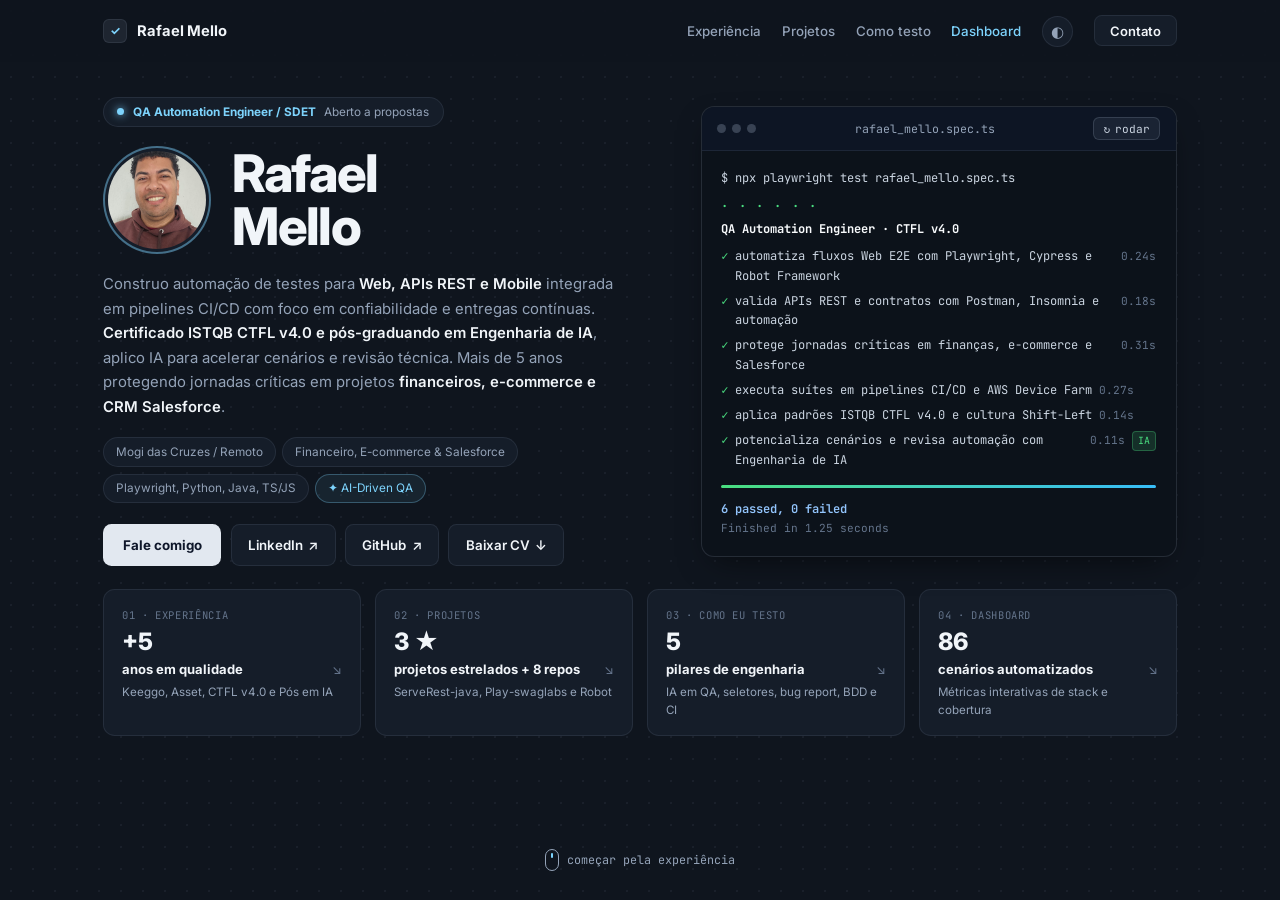
<file: index.html>
<!DOCTYPE html>
<html lang="pt-BR" data-theme="dark">
<head>
  <meta charset="UTF-8" />
  <meta name="viewport" content="width=device-width, initial-scale=1.0" />
  <title>Rafael Mello | Analista de Qualidade de Software (QA) & QA Automation Engineer</title>

  <!-- SEO & ATS Meta Tags -->
  <meta name="description" content="Portfólio profissional de Rafael Junio da Silva Mello (Rafael Mello) — Analista de Qualidade de Software (QA) e QA Automation Engineer. +5 anos em SQA, Certificação CTFL v4.0 (ISTQB), Pós em Engenharia de IA, Automação E2E com Playwright, Robot Framework, Cypress, Selenium WebDriver, Testes de API REST, Appium, CI/CD, AWS e CRM Salesforce." />
  <meta name="keywords" content="Shift-Left Testing, Garantia de Qualidade de Software (SQA), CTFL v4.0 (ISTQB), Automação E2E, Playwright, Robot Framework, Cypress, Selenium WebDriver, Testes de API REST, Appium, BDD / Gherkin, CI/CD, GitHub Actions, GitLab CI, AWS Device Farm, AWS Lambda, CRM Salesforce, Testes Funcionais e Regressivos, Testes de Performance, JMeter, AI-Driven QA, IA Generativa aplicada a testes, Page Object Model, Metodologias Ágeis, Scrum, Kanban, Jira, Azure DevOps, Zephyr, Rafael Junio da Silva Mello, Rafael Mello QA" />
  <meta name="author" content="Rafael Junio da Silva Mello" />
  <meta name="robots" content="index, follow" />
  <meta name="theme-color" content="#0d131c" />

  <!-- Open Graph / LinkedIn -->
  <meta property="og:type" content="website" />
  <meta property="og:locale" content="pt_BR" />
  <meta property="og:title" content="Rafael Mello | QA Automation Engineer & Analista de Qualidade (CTFL v4.0 | AI-Driven QA)" />
  <meta property="og:description" content="+5 anos em Garantia de Qualidade de Software (SQA), automação Web/API/Mobile com Playwright, Robot Framework, Cypress e Selenium integrada em CI/CD, AWS e CRM Salesforce." />
  <meta property="og:url" content="https://rafaeljrs.github.io/qa-automation-portfolio/" />
  <meta property="og:image" content="img/rafael-mello.webp" />

  <!-- Google Fonts: Inter & JetBrains Mono -->
  <link rel="preconnect" href="https://fonts.googleapis.com" />
  <link rel="preconnect" href="https://fonts.gstatic.com" crossorigin />
  <link href="https://fonts.googleapis.com/css2?family=Inter:wght@400;500;600;700;800&family=JetBrains+Mono:wght@400;500;600;700&display=swap" rel="stylesheet" />

  <!-- Favicon SVG -->
  <link rel="icon" type="image/svg+xml" href="data:image/svg+xml,%3Csvg xmlns='http://www.w3.org/2000/svg' viewBox='0 0 64 64'%3E%3Crect width='64' height='64' rx='16' fill='%23111827'/%3E%3Cpath d='M18 33l9 9 19-20' stroke='%2334d399' stroke-width='6' fill='none' stroke-linecap='round' stroke-linejoin='round'/%3E%3C/svg%3E" />

  <link rel="stylesheet" href="css/style.css" />
</head>
<body class="has-slide-deck">
  <a href="#conteudo-principal" class="skip-link">Pular para o conteúdo principal</a>

  <!-- 1. HEADER FIXO -->
  <header class="site-header" role="banner">
    <div class="container header-inner">
      <a href="#topo" class="brand" data-slide-link="topo" aria-label="Rafael Mello - Ir para o início">
        <span class="brand-check" aria-hidden="true">✓</span>
        <span class="brand-name">Rafael Mello</span>
      </a>

      <nav class="main-nav" aria-label="Navegação principal">
        <button class="mobile-menu-btn" id="mobileMenuBtn" aria-expanded="false" aria-controls="navLinks" aria-label="Abrir menu">
          <span class="hamburger-line"></span>
          <span class="hamburger-line"></span>
          <span class="hamburger-line"></span>
        </button>

        <ul class="nav-links" id="navLinks">
          <li><a href="#experiencia" class="nav-link" data-slide-link="experiencia">Experiência</a></li>
          <li><a href="#projetos" class="nav-link" data-slide-link="projetos">Projetos</a></li>
          <li><a href="#como-testo" class="nav-link" data-slide-link="como-testo">Como testo</a></li>
          <li><a href="dashboard.html" class="nav-link nav-link-dashboard">Dashboard</a></li>
          <li>
            <button type="button" class="theme-toggle" id="themeToggle" aria-label="Alternar entre tema escuro e claro" title="Alternar tema">
              <span class="theme-circle" aria-hidden="true">◐</span>
            </button>
          </li>
          <li><a href="#contato" class="btn-nav-contact" data-slide-link="contato">Contato</a></li>
        </ul>
      </nav>
    </div>
  </header>

  <main id="conteudo-principal" class="slides-viewport">
    <!-- ======================================================================
         PÁGINA 1: #topo (HERO + TERMINAL + 4 CARDS DE RESUMO)
         ====================================================================== -->
    <section id="topo" class="page-slide is-active" data-slide="topo" aria-labelledby="hero-title">
      <div class="container slide-inner">
        <div class="hero-grid">
          <!-- Lado Esquerdo -->
          <div class="hero-left">
            <div class="status-pill-top">
              <span class="status-dot" aria-hidden="true"></span>
              <span class="status-role">QA Automation Engineer / SDET</span>
              <span class="status-open">Aberto a propostas</span>
            </div>

            <div class="hero-identity">
              <div class="avatar-ring" id="avatarWrapper">
                <img
                  src="img/rafael-mello.webp"
                  alt="Foto de Rafael Junio da Silva Mello"
                  class="profile-avatar"
                  id="profileAvatar"
                  width="112"
                  height="112"
                />
                <div class="avatar-fallback" id="avatarFallback" aria-hidden="true">RM</div>
              </div>
              <h1 id="hero-title" class="hero-display-name">
                Rafael<br />Mello
              </h1>
            </div>

            <p class="hero-lead">
              Construo automação de testes para <strong>Web, APIs REST e Mobile</strong> integrada em pipelines CI/CD com foco em confiabilidade e entregas contínuas. <strong>Certificado ISTQB CTFL v4.0 e pós-graduando em Engenharia de IA</strong>, aplico IA para acelerar cenários e revisão técnica. Mais de 5 anos protegendo jornadas críticas em projetos <strong>financeiros, e-commerce e CRM Salesforce</strong>.
            </p>

            <ul class="hero-pills" aria-label="Resumo rápido de perfil">
              <li class="meta-pill">Mogi das Cruzes / Remoto</li>
              <li class="meta-pill">Financeiro, E-commerce &amp; Salesforce</li>
              <li class="meta-pill">Playwright, Python, Java, TS/JS</li>
              <li class="meta-pill meta-pill-ai">✦ AI-Driven QA</li>
            </ul>

            <div class="hero-actions">
              <a href="#contato" data-slide-link="contato" class="btn-solid-light">Fale comigo</a>
              <a href="https://www.linkedin.com/in/rafael-junio-da-silva" target="_blank" rel="noopener noreferrer" class="btn-dark-pill">
                LinkedIn <span aria-hidden="true">↗</span>
              </a>
              <a href="https://github.com/RafaelJrS" target="_blank" rel="noopener noreferrer" class="btn-dark-pill">
                GitHub <span aria-hidden="true">↗</span>
              </a>
              <a href="docs/curriculo-rafael-mello.pdf" download="Curriculo-Rafael-Mello-QA.pdf" target="_blank" rel="noopener" class="btn-dark-pill">
                Baixar CV <span aria-hidden="true">↓</span>
              </a>
            </div>
          </div>

          <!-- Lado Direito: Terminal Interativo -->
          <div class="hero-right">
            <div class="ascii-bg" aria-hidden="true"></div>
            <div class="terminal-window" role="region" aria-label="Simulador de terminal Playwright">
              <div class="terminal-topbar">
                <div class="win-dots" aria-hidden="true">
                  <span></span><span></span><span></span>
                </div>
                <span class="win-filename">rafael_mello.spec.ts</span>
                <button type="button" class="win-run-btn" id="runTestsBtn" aria-label="Rodar testes novamente">
                  <span class="run-spin" aria-hidden="true">↻</span> rodar
                </button>
              </div>

              <div class="terminal-content" aria-live="polite">
                <div class="term-cmd">$ npx playwright test rafael_mello.spec.ts</div>
                <div class="term-dots-progress" id="termDotsProgress">. . . . . .</div>
                <div class="term-suite-title">QA Automation Engineer · CTFL v4.0</div>

                <ul class="term-list" id="terminalTestList">
                  <li class="term-item is-visible">
                    <span class="term-pass">✓</span>
                    <span class="term-text">automatiza fluxos Web E2E com Playwright, Cypress e Robot Framework</span>
                    <span class="term-ms">0.24s</span>
                  </li>
                  <li class="term-item is-visible">
                    <span class="term-pass">✓</span>
                    <span class="term-text">valida APIs REST e contratos com Postman, Insomnia e automação</span>
                    <span class="term-ms">0.18s</span>
                  </li>
                  <li class="term-item is-visible">
                    <span class="term-pass">✓</span>
                    <span class="term-text">protege jornadas críticas em finanças, e-commerce e Salesforce</span>
                    <span class="term-ms">0.31s</span>
                  </li>
                  <li class="term-item is-visible">
                    <span class="term-pass">✓</span>
                    <span class="term-text">executa suítes em pipelines CI/CD e AWS Device Farm</span>
                    <span class="term-ms">0.27s</span>
                  </li>
                  <li class="term-item is-visible">
                    <span class="term-pass">✓</span>
                    <span class="term-text">aplica padrões ISTQB CTFL v4.0 e cultura Shift-Left</span>
                    <span class="term-ms">0.14s</span>
                  </li>
                  <li class="term-item is-visible">
                    <span class="term-pass">✓</span>
                    <span class="term-text">potencializa cenários e revisa automação com Engenharia de IA</span>
                    <span class="term-ms">0.11s</span>
                    <span class="term-ai-badge">IA</span>
                  </li>
                </ul>

                <div class="term-progress-bar">
                  <div class="term-progress-fill" id="termProgressFill"></div>
                </div>

                <div class="term-summary" id="terminalFooter">
                  <div class="term-summary-main">6 passed, 0 failed</div>
                  <div class="term-summary-sub">Finished in 1.25 seconds</div>
                </div>
              </div>
            </div>
          </div>
        </div>

        <!-- 4 Cards de Resumo Clicáveis -->
        <nav class="summary-cards-grid" aria-label="Resumo das seções">
          <a href="#experiencia" data-slide-link="experiencia" class="summary-card">
            <span class="summary-kicker">01 · EXPERIÊNCIA</span>
            <div class="summary-number">+5</div>
            <div class="summary-title-row">
              <strong>anos em qualidade</strong>
              <span class="summary-arrow" aria-hidden="true">↘</span>
            </div>
            <span class="summary-sub">Keeggo, Asset, CTFL v4.0 e Pós em IA</span>
          </a>

          <a href="#projetos" data-slide-link="projetos" class="summary-card">
            <span class="summary-kicker">02 · PROJETOS</span>
            <div class="summary-number">3 ★</div>
            <div class="summary-title-row">
              <strong>projetos estrelados + 8 repos</strong>
              <span class="summary-arrow" aria-hidden="true">↘</span>
            </div>
            <span class="summary-sub">ServeRest-java, Play-swaglabs e Robot</span>
          </a>

          <a href="#como-testo" data-slide-link="como-testo" class="summary-card">
            <span class="summary-kicker">03 · COMO EU TESTO</span>
            <div class="summary-number">5</div>
            <div class="summary-title-row">
              <strong>pilares de engenharia</strong>
              <span class="summary-arrow" aria-hidden="true">↘</span>
            </div>
            <span class="summary-sub">IA em QA, seletores, bug report, BDD e CI</span>
          </a>

          <a href="dashboard.html" class="summary-card">
            <span class="summary-kicker">04 · DASHBOARD</span>
            <div class="summary-number">86</div>
            <div class="summary-title-row">
              <strong>cenários automatizados</strong>
              <span class="summary-arrow" aria-hidden="true">↘</span>
            </div>
            <span class="summary-sub">Métricas interativas de stack e cobertura</span>
          </a>
        </nav>

        <!-- Rodapé de Paginação / Scroll -->
        <footer class="slide-pagination-footer slide-pagination-center">
          <a href="#experiencia" data-slide-link="experiencia" class="scroll-cue">
            <span class="mouse-icon" aria-hidden="true"><span class="mouse-wheel"></span></span>
            <span>começar pela experiência</span>
          </a>
        </footer>
      </div>
    </section>

    <!-- ======================================================================
         PÁGINA 2: #experiencia (TRAJETÓRIA & FERRAMENTAS)
         ====================================================================== -->
    <section id="experiencia" class="page-slide" data-slide="experiencia" aria-labelledby="exp-title">
      <div class="container slide-inner">
        <div class="slide-top-bar">
          <div>
            <span class="slide-eyebrow">EXPERIÊNCIA</span>
            <h2 id="exp-title" class="slide-heading">Da homologação crítica à engenharia de qualidade e IA.</h2>
          </div>

          <div class="top-stat-boxes">
            <div class="mini-stat-box">
              <span class="mini-stat-num">+5 anos</span>
              <span class="mini-stat-desc">em Garantia de Qualidade (SQA)</span>
            </div>
            <div class="mini-stat-box">
              <span class="mini-stat-num">CTFL v4.0</span>
              <span class="mini-stat-desc">Certificado ISTQB / BSTQB</span>
            </div>
            <div class="mini-stat-box">
              <span class="mini-stat-num">Pós em IA</span>
              <span class="mini-stat-desc">Engenharia de IA (06/2026)</span>
            </div>
          </div>
        </div>

        <div class="exp-two-cols">
          <!-- Coluna Esquerda: Linha do Tempo -->
          <div class="exp-timeline">
            <article class="exp-node is-current">
              <div class="exp-node-header">
                <div class="exp-company-row">
                  <span class="exp-dot is-active" aria-hidden="true"></span>
                  <span class="exp-company">Keeggo Technology Brasil S/A</span>
                  <span class="exp-badge-current">Atual</span>
                </div>
                <span class="exp-dates">out 2021 – out 2026 · 5 anos</span>
              </div>
              <h3 class="exp-role">Analista de Qualidade de Software (QA Automation)</h3>
              <p class="exp-p">
                Atuação em projetos de alta criticidade nos setores <strong>financeiro, e-commerce, CRM Salesforce</strong> e nuvem <strong>AWS (Device Farm, Lambda)</strong>.
              </p>
              <p class="exp-p">
                Automação <strong>Web, API REST e Mobile</strong>, testes funcionais, não funcionais, regressão, integração e stress (JMeter), acompanhando Lead Time. Redução de bugs em produção, ampliação da cobertura automatizada, criação de novo processo de documentação e mentoria técnica de equipe e novos QAs.
              </p>
            </article>

            <article class="exp-node">
              <div class="exp-node-header">
                <div class="exp-company-row">
                  <span class="exp-dot" aria-hidden="true"></span>
                  <span class="exp-company">Asset Desenv de Soluções Digitais LTDA</span>
                </div>
                <span class="exp-dates">nov 2020 – set 2021 · 11 meses</span>
              </div>
              <h3 class="exp-role">Analista de Qualidade de Software</h3>
              <p class="exp-p">
                Testes manuais e automação Web em sistemas web, mobile e desktop em parceria direta com DEV, SRE e Product Owner (PO).
              </p>
              <p class="exp-p">
                Identificação antecipada de bugs críticos antes da entrega ao cliente e implantação da cultura de qualidade de software (Shift-Left Testing) na empresa.
              </p>
            </article>

            <article class="exp-node">
              <div class="exp-node-header">
                <div class="exp-company-row">
                  <span class="exp-dot" aria-hidden="true"></span>
                  <span class="exp-company">Formação Acadêmica &amp; Certificações</span>
                </div>
                <span class="exp-dates">2024 – 2026</span>
              </div>
              <h3 class="exp-role">Pós em Engenharia de IA · ISTQB CTFL v4.0 · Ciência da Computação</h3>
              <p class="exp-p">
                • <strong>Pós-Graduação em Engenharia de IA</strong> — UNIPDS Educação (Em andamento - 06/2026)<br />
                • <strong>Certificação CTFL v4.0</strong> (Certified Tester Foundation Level) — ISTQB/BSTQB (05/2026)<br />
                • <strong>Bacharelado em Ciência da Computação</strong> — FMU (2024) · Idiomas: Português (Nativo) | Inglês (Intermediário)
              </p>
            </article>
          </div>

          <!-- Coluna Direita: Painel Ferramentas que uso -->
          <aside class="tools-panel" aria-label="Stack Tecnológica">
            <span class="tools-kicker">FERRAMENTAS QUE USO</span>
            <h3 class="tools-langs">Python, TypeScript, JavaScript e Java</h3>

            <div class="tools-group">
              <h4>Automação Web &amp; Mobile</h4>
              <div class="tools-pills">
                <span>Playwright</span><span>Robot Framework</span><span>Cypress</span><span>Selenium WebDriver</span><span>Appium</span><span>Page Object Model</span>
              </div>
            </div>

            <div class="tools-group">
              <h4>APIs, Performance &amp; BDD</h4>
              <div class="tools-pills">
                <span>REST APIs</span><span>Postman</span><span>Insomnia</span><span>JMeter (Stress)</span><span>BDD / Gherkin</span><span>ServeRest</span>
              </div>
            </div>

            <div class="tools-group">
              <h4>CI/CD, Cloud &amp; Bancos de Dados</h4>
              <div class="tools-pills">
                <span>GitHub Actions</span><span>GitLab CI</span><span>AWS Device Farm</span><span>AWS Lambda</span><span>Docker</span><span>SQL / PostgreSQL / MySQL / Oracle</span><span>DBeaver</span>
              </div>
            </div>

            <div class="tools-group">
              <h4>IA aplicada a QA (AI-Driven QA)</h4>
              <div class="tools-pills tools-pills-ai">
                <span>Engenharia de Prompts QA</span><span>Agentes de Automação</span><span>Revisão Assistida por IA</span><span>Gemini / Claude</span>
              </div>
            </div>

            <div class="tools-group">
              <h4>Gestão, CRM &amp; Metodologias</h4>
              <div class="tools-pills">
                <span>CRM Salesforce</span><span>Jira</span><span>Azure DevOps</span><span>Zephyr</span><span>RQM</span><span>ServiceNow</span><span>Scrum &amp; Kanban</span><span>Shift-Left Testing</span>
              </div>
            </div>
          </aside>
        </div>

        <!-- Rodapé de Paginação -->
        <footer class="slide-pagination-footer">
          <a href="#topo" data-slide-link="topo" class="page-back-link">↑ voltar: início</a>
          <a href="#projetos" data-slide-link="projetos" class="scroll-cue">
            <span class="mouse-icon" aria-hidden="true"><span class="mouse-wheel"></span></span>
            <span>próximo: projetos</span>
          </a>
          <span class="page-step-indicator">01 / 04</span>
        </footer>
      </div>
    </section>

    <!-- ======================================================================
         PÁGINA 3: #projetos (DESTAQUES COM ESTRELA + CATÁLOGO 5 COLUNAS)
         ====================================================================== -->
    <section id="projetos" class="page-slide" data-slide="projetos" aria-labelledby="proj-title">
      <div class="container slide-inner">
        <div class="slide-top-bar">
          <div>
            <span class="slide-eyebrow">PROJETOS</span>
            <h2 id="proj-title" class="slide-heading">O que construí e publiquei.</h2>
          </div>

          <div class="top-stat-boxes">
            <div class="mini-stat-box">
              <span class="mini-stat-num">3 ★</span>
              <span class="mini-stat-desc">projetos destaque com estrela</span>
            </div>
            <div class="mini-stat-box">
              <span class="mini-stat-num">8</span>
              <span class="mini-stat-desc">repositórios públicos de QA &amp; IA</span>
            </div>
            <div class="mini-stat-box">
              <span class="mini-stat-num">86</span>
              <span class="mini-stat-desc">cenários automatizados</span>
            </div>
          </div>
        </div>

        <!-- 3 Cards Principais (Os 3 projetos com Estrela no GitHub) -->
        <div class="showcase-grid">
          <!-- Card 1: ServeRest-java -->
          <article class="showcase-card is-featured">
            <div class="showcase-body">
              <div class="showcase-top-badges">
                <span class="showcase-pill-featured">★ Starred · Destaque</span>
                <span class="showcase-lang">Java</span>
              </div>
              <h3 class="showcase-title">ServeRest-java</h3>
              <p class="showcase-subtitle">Automação de API REST e fluxos E2E em Java</p>
              <p class="showcase-desc">
                Suíte estruturada validando rotas críticas de usuários, autenticação JWT, produtos e carrinhos na API ServeRest, com validações de contrato, status HTTP e regras de negócio.
              </p>
              <div class="showcase-tags">
                <span>Java</span><span>API REST</span><span>ServeRest</span><span>Contratos</span>
              </div>
            </div>
            <div class="showcase-actions">
              <a href="https://github.com/RafaelJrS/ServeRest-java" target="_blank" rel="noopener noreferrer" class="btn-solid-light btn-sm">
                Abrir repositório ↗
              </a>
              <a href="https://github.com/RafaelJrS?tab=repositories&q=&type=&language=&sort=stargazers" target="_blank" rel="noopener noreferrer" class="btn-dark-pill btn-sm">
                ★ Stargazers
              </a>
            </div>
          </article>

          <!-- Card 2: Play-swaglabs -->
          <article class="showcase-card">
            <div class="showcase-body">
              <div class="showcase-top-badges">
                <span class="showcase-pill-featured">★ Starred</span>
                <span class="showcase-lang">TypeScript</span>
              </div>
              <h3 class="showcase-title">Play-swaglabs</h3>
              <p class="showcase-subtitle">Automação Web E2E moderna com Playwright</p>
              <p class="showcase-desc">
                Arquitetura limpa em Page Object Model no Swag Labs usando TypeScript, seletores resilientes (data-testid), web-first assertions e execução rápida livre de sleeps fixos.
              </p>
              <div class="showcase-tags">
                <span>Playwright</span><span>TypeScript</span><span>Page Objects</span>
              </div>
            </div>
            <div class="showcase-actions">
              <a href="https://github.com/RafaelJrS/Play-swaglabs" target="_blank" rel="noopener noreferrer" class="btn-solid-light btn-sm">
                Abrir repositório ↗
              </a>
              <a href="https://github.com/RafaelJrS/Play-swaglabs" target="_blank" rel="noopener noreferrer" class="btn-dark-pill btn-sm">
                Código
              </a>
            </div>
          </article>

          <!-- Card 3: swaglabs_robotframework -->
          <article class="showcase-card">
            <div class="showcase-body">
              <div class="showcase-top-badges">
                <span class="showcase-pill-featured">★ Starred</span>
                <span class="showcase-lang">Robot Framework</span>
              </div>
              <h3 class="showcase-title">swaglabs_robotframework</h3>
              <p class="showcase-subtitle">Suíte E2E modularizada em camadas com Python</p>
              <p class="showcase-desc">
                Automação Web separando casos de teste, keywords de negócio reutilizáveis, variáveis de ambiente e locators, facilitando manutenção e leitura pelo time de negócio.
              </p>
              <div class="showcase-tags">
                <span>Robot Framework</span><span>Python</span><span>Keyword-Driven</span>
              </div>
            </div>
            <div class="showcase-actions">
              <a href="https://github.com/RafaelJrS/swaglabs_robotframework" target="_blank" rel="noopener noreferrer" class="btn-solid-light btn-sm">
                Abrir repositório ↗
              </a>
              <a href="https://github.com/RafaelJrS/swaglabs_robotframework" target="_blank" rel="noopener noreferrer" class="btn-dark-pill btn-sm">
                Código
              </a>
            </div>
          </article>
        </div>

        <!-- Barra inferior: Automação de testes por categoria -->
        <div class="catalog-header-row">
          <h3 class="catalog-heading">Automação de testes &amp; Repositórios</h3>
          <a href="dashboard.html" class="catalog-dash-link">Ver os números no dashboard →</a>
        </div>

        <div class="catalog-five-cols">
          <div class="catalog-col">
            <span class="catalog-col-title">WEB E E2E (PLAYWRIGHT / ROBOT)</span>
            <ul class="catalog-links">
              <li><a href="https://github.com/RafaelJrS/Play-swaglabs" target="_blank" rel="noopener noreferrer">Play-swaglabs ★</a></li>
              <li><a href="https://github.com/RafaelJrS/swaglabs_robotframework" target="_blank" rel="noopener noreferrer">swaglabs_robotframework ★</a></li>
              <li><a href="https://github.com/RafaelJrS/AmazonTesteRobot" target="_blank" rel="noopener noreferrer">AmazonTesteRobot</a></li>
            </ul>
          </div>

          <div class="catalog-col">
            <span class="catalog-col-title">APIS &amp; SELENIUM JAVA</span>
            <ul class="catalog-links">
              <li><a href="https://github.com/RafaelJrS/ServeRest-java" target="_blank" rel="noopener noreferrer">ServeRest-java ★</a></li>
              <li><a href="https://github.com/RafaelJrS/SeuBarrigaSeleniumWebDriver" target="_blank" rel="noopener noreferrer">SeuBarrigaSeleniumWebDriver</a></li>
              <li><a href="https://github.com/RafaelJrS/webdriver-java" target="_blank" rel="noopener noreferrer">webdriver-java</a></li>
            </ul>
          </div>

          <div class="catalog-col">
            <span class="catalog-col-title">MOBILE &amp; CLOUD</span>
            <ul class="catalog-links">
              <li><a href="#experiencia" data-slide-link="experiencia">Appium Android &amp; iOS</a></li>
              <li><a href="#experiencia" data-slide-link="experiencia">AWS Device Farm Suites</a></li>
              <li><a href="#experiencia" data-slide-link="experiencia">CRM Salesforce E2E</a></li>
            </ul>
          </div>

          <div class="catalog-col">
            <span class="catalog-col-title">CI/CD &amp; PERFORMANCE</span>
            <ul class="catalog-links">
              <li><a href="#como-testo" data-slide-link="como-testo">GitHub Actions &amp; GitLab CI</a></li>
              <li><a href="#como-testo" data-slide-link="como-testo">Testes de Stress (JMeter)</a></li>
              <li><a href="#como-testo" data-slide-link="como-testo">Estratégia por Tags CI</a></li>
            </ul>
          </div>

          <div class="catalog-col">
            <span class="catalog-col-title">IA &amp; DADOS COM PYTHON</span>
            <ul class="catalog-links">
              <li><a href="https://github.com/RafaelJrS/Projeto_IAGoogleAlura" target="_blank" rel="noopener noreferrer">Projeto_IAGoogleAlura</a></li>
              <li><a href="https://github.com/RafaelJrS/Imersao-Dados-com-Python" target="_blank" rel="noopener noreferrer">Imersao-Dados-com-Python</a></li>
              <li><a href="https://github.com/RafaelJrS?tab=repositories&q=&type=&language=&sort=stargazers" target="_blank" rel="noopener noreferrer">★ Ver todos os Stargazers</a></li>
            </ul>
          </div>
        </div>

        <!-- Rodapé de Paginação -->
        <footer class="slide-pagination-footer">
          <a href="#experiencia" data-slide-link="experiencia" class="page-back-link">↑ voltar: experiência</a>
          <a href="#como-testo" data-slide-link="como-testo" class="scroll-cue">
            <span class="mouse-icon" aria-hidden="true"><span class="mouse-wheel"></span></span>
            <span>próximo: como testo</span>
          </a>
          <span class="page-step-indicator">02 / 04</span>
        </footer>
      </div>
    </section>

    <!-- ======================================================================
         PÁGINA 4: #como-testo (ABAS ESTILO CARDS NUMÉRICOS)
         ====================================================================== -->
    <section id="como-testo" class="page-slide" data-slide="como-testo" aria-labelledby="como-testo-heading">
      <div class="container slide-inner">
        <!-- Navegação de Abas em Cards Numéricos (01 a 05) -->
        <div class="method-tabs-grid" role="tablist" aria-label="Metodologia de Engenharia de Testes">
          <button type="button" class="method-tab-card is-active" role="tab" id="tab-ai" aria-selected="true" aria-controls="panel-ai" tabindex="0">
            <span class="method-tab-num">01</span>
            <strong class="method-tab-title">IA nos testes</strong>
          </button>
          <button type="button" class="method-tab-card" role="tab" id="tab-arch" aria-selected="false" aria-controls="panel-arch" tabindex="-1">
            <span class="method-tab-num">02</span>
            <strong class="method-tab-title">Arquitetura &amp; Seletores</strong>
          </button>
          <button type="button" class="method-tab-card" role="tab" id="tab-bug" aria-selected="false" aria-controls="panel-bug" tabindex="-1">
            <span class="method-tab-num">03</span>
            <strong class="method-tab-title">Bug Report</strong>
          </button>
          <button type="button" class="method-tab-card" role="tab" id="tab-bdd" aria-selected="false" aria-controls="panel-bdd" tabindex="-1">
            <span class="method-tab-num">04</span>
            <strong class="method-tab-title">Casos de Teste &amp; BDD</strong>
          </button>
          <button type="button" class="method-tab-card" role="tab" id="tab-ci" aria-selected="false" aria-controls="panel-ci" tabindex="-1">
            <span class="method-tab-num">05</span>
            <strong class="method-tab-title">Regressão &amp; CI/CD</strong>
          </button>
        </div>

        <!-- ABA 01: IA NOS TESTES -->
        <div class="method-panel is-active" id="panel-ai" role="tabpanel" aria-labelledby="tab-ai" tabindex="0">
          <span class="slide-eyebrow">01 · IA NOS TESTES (AI-DRIVEN QA)</span>
          <h2 id="como-testo-heading" class="slide-heading-sm">A IA acelera. A engenharia e a revisão são minhas.</h2>

          <div class="ai-usage-grid">
            <article class="ai-usage-card">
              <span class="usage-kicker">USO 1</span>
              <h3>Modelar cenários e fronteiras ISTQB</h3>
              <p>
                Transformo histórias de usuário e critérios de aceite em cenários Gherkin com apoio de IA, aplicando técnicas da <strong>CTFL v4.0</strong> (Partição de Equivalência e Análise de Valor Limite) para cobrir fluxos negativos que passariam despercebidos.
              </p>
              <ul class="usage-bullets">
                <li><code>↳</code> Geração rápida de matrizes de testes positivos, negativos e de borda para finanças e e-commerce.</li>
                <li><code>↳</code> Revisão crítica humana para eliminar cenários redundantes antes da automação.</li>
              </ul>
            </article>

            <article class="ai-usage-card">
              <span class="usage-kicker">USO 2</span>
              <h3>Estruturar e refatorar automação E2E</h3>
              <p>
                Utilizo agentes configurados com regras de arquitetura (<code>@RafaQA.rules</code>) para acelerar a criação de Page Objects em <strong>Playwright, Robot Framework e Java</strong> mantendo padrão Clean Code.
              </p>
              <ul class="usage-bullets">
                <li><code>↳</code> Em <strong>Play-swaglabs</strong> e <strong>ServeRest-java</strong>, toda sugestão respeita as camadas existentes.</li>
                <li><code>↳</code> Refatoração assistida para remover sleeps fixos e substituir por asserções assíncronas estáveis.</li>
              </ul>
            </article>

            <article class="ai-usage-card">
              <span class="usage-kicker">FORMAÇÃO &amp; PRÁTICA</span>
              <h3>Pós-Graduação em Engenharia de IA</h3>
              <p>
                Especialização na UNIPDS Educação (06/2026) focada em arquitetura de agentes, engenharia de prompts determinísticos e governança de IA no ciclo de vida de qualidade de software (SQA).
              </p>
              <a href="https://github.com/RafaelJrS/Projeto_IAGoogleAlura" target="_blank" rel="noopener noreferrer" class="usage-link">
                Ver repositório de IA no GitHub ↗
              </a>
            </article>
          </div>

          <div class="review-pillars-box">
            <span class="review-box-kicker">COMO EU REVISO O QUE A IA ENTREGA</span>
            <div class="review-pillars-row">
              <div class="review-pillar">
                <span class="review-num">01</span>
                <strong>Arquitetura em camadas sem duplicação.</strong>
                <p>Código gerado só entra no repositório se reutilizar Page Objects, Keywords, Steps e DataPools existentes.</p>
              </div>
              <div class="review-pillar">
                <span class="review-num">02</span>
                <strong>Validação de falha real.</strong>
                <p>Teste que nunca ficou vermelho não prova nada. Inverto a asserção ou quebro a regra para garantir que o teste detecta regressões.</p>
              </div>
              <div class="review-pillar">
                <span class="review-num">03</span>
                <strong>Zero dados reais no prompt.</strong>
                <p>Tokens, endpoints internos, CPFs e payloads de clientes financeiros ou Salesforce ficam 100% fora da conversa com o modelo.</p>
              </div>
            </div>
          </div>
        </div>

        <!-- ABA 02: ARQUITETURA & SELETORES -->
        <div class="method-panel" id="panel-arch" role="tabpanel" aria-labelledby="tab-arch" tabindex="0" hidden>
          <span class="slide-eyebrow">02 · ARQUITETURA &amp; SELETORES</span>
          <h2 class="slide-heading-sm">Seletores resilientes e separação estrita em 4 camadas.</h2>

          <div class="code-comparison-grid">
            <div class="code-box code-box-bad">
              <div class="code-box-header">
                <span class="status-pill pill-danger">✕ Seletor Frágil (XPath absoluto / Classe dinâmica / Sleep fixo)</span>
              </div>
              <pre><code>// Quebra com qualquer mudança visual no DOM
const btn = page.locator('xpath=/html/body/div[2]/main/form/div[4]/button[1]');
await page.locator('.css-1x9f8a-btnPrimary').click();
await page.waitForTimeout(5000); // Flakiness e lentidão na pipeline CI</code></pre>
            </div>

            <div class="code-box code-box-good">
              <div class="code-box-header">
                <span class="status-pill pill-success">✓ Seletor Estável (data-testid / Role acessível + Auto-Wait)</span>
              </div>
              <pre><code>// Resiliente a mudanças de layout e aderente a acessibilidade
const finishBtn = page.getByTestId('checkout-finish-btn');
// ou: page.getByRole('button', { name: 'Confirmar Pedido' })
await finishBtn.click();
await expect(page.getByTestId('order-status')).toHaveText('Pedido Confirmado');</code></pre>
            </div>
          </div>

          <div class="architecture-flow">
            <div class="arch-step">
              <span class="arch-step-layer">Camada 01</span>
              <strong>Testes / Specs</strong>
              <span>Descreve o cenário de negócio e valida asserções finais</span>
            </div>
            <span class="arch-arrow" aria-hidden="true">→</span>
            <div class="arch-step">
              <span class="arch-step-layer">Camada 02</span>
              <strong>Keywords / Steps</strong>
              <span>Fluxos reutilizáveis de domínio (ex: realizarCheckoutPix)</span>
            </div>
            <span class="arch-arrow" aria-hidden="true">→</span>
            <div class="arch-step">
              <span class="arch-step-layer">Camada 03</span>
              <strong>Page Objects</strong>
              <span>Encapsula locators estáveis e interações de página</span>
            </div>
            <span class="arch-arrow" aria-hidden="true">→</span>
            <div class="arch-step">
              <span class="arch-step-layer">Camada 04</span>
              <strong>DataPool / Fixtures</strong>
              <span>Massas sintéticas, contratos JSON e variáveis de ambiente</span>
            </div>
          </div>
        </div>

        <!-- ABA 03: BUG REPORT -->
        <div class="method-panel" id="panel-bug" role="tabpanel" aria-labelledby="tab-bug" tabindex="0" hidden>
          <span class="slide-eyebrow">03 · REPORTE DE DEFEITOS ESTRUTURADO</span>
          <h2 class="slide-heading-sm">Evidência clara para resolução rápida sem retrabalho.</h2>

          <div class="bug-report-card">
            <header class="bug-header">
              <div>
                <span class="bug-id">BUG-4092 · Checkout Financeiro &amp; CRM Salesforce</span>
                <h3>[API/Web] Cobrança duplicada ao confirmar pagamento Pix sob latência de rede (&gt;3s)</h3>
              </div>
              <div class="bug-badges">
                <span class="status-pill pill-danger">Severidade: Crítica (S1)</span>
                <span class="status-pill pill-warn">Prioridade: Alta (P1)</span>
              </div>
            </header>

            <div class="bug-meta-grid">
              <div><strong>Ambiente:</strong> Staging v2.18.4 · Chrome 130 / AWS API Gateway</div>
              <div><strong>Módulo:</strong> Pagamentos Instantâneos &amp; Sync Salesforce</div>
              <div><strong>Origem:</strong> Automação E2E Playwright + Teste de Stress JMeter</div>
            </div>

            <div class="bug-body-grid">
              <div class="bug-section">
                <h4>Passos para Reproduzir</h4>
                <ol>
                  <li>Autenticar na plataforma Staging com conta ativa e adicionar produto ao carrinho.</li>
                  <li>Selecionar pagamento via <strong>Pix</strong> e simular throttling de rede (3.500ms) no endpoint <code>POST /api/v1/payments/pix/confirm</code>.</li>
                  <li>Acionar o botão <code>Finalizar Pagamento</code> duas vezes seguidas antes do retorno da requisição.</li>
                  <li>Verificar tabela de transações no PostgreSQL e oportunidades criadas no CRM Salesforce.</li>
                </ol>
              </div>
              <div class="bug-section">
                <div class="expected-vs-actual">
                  <div class="eva-box eva-expected">
                    <h5>✓ Resultado Esperado</h5>
                    <p>O botão deve ficar desabilitado (<code>disabled</code>) após o 1º clique e o backend deve validar <code>Idempotency-Key</code>, registrando apenas 1 débito.</p>
                  </div>
                  <div class="eva-box eva-actual">
                    <h5>✕ Resultado Obtido</h5>
                    <p>Duas requisições retornam <code>HTTP 201 Created</code> com IDs distintos, debitando o saldo em duplicidade e abrindo 2 registros no Salesforce.</p>
                  </div>
                </div>
              </div>
            </div>

            <footer class="bug-evidence">
              <strong>Evidências:</strong>
              <code>playwright-trace-4092.zip</code> · <code>network-duplicate-pix.har</code> · <code>aws-lambda-cloudwatch.log</code>
            </footer>
          </div>
        </div>

        <!-- ABA 04: CASO DE TESTE & BDD -->
        <div class="method-panel" id="panel-bdd" role="tabpanel" aria-labelledby="tab-bdd" tabindex="0" hidden>
          <span class="slide-eyebrow">04 · MODELAGEM BDD &amp; TÉCNICAS ISTQB CTFL v4.0</span>
          <h2 class="slide-heading-sm">Especificação viva que conecta negócio, DEV e automação.</h2>

          <div class="bdd-split-grid">
            <div class="code-box">
              <div class="code-box-header">
                <span class="status-pill pill-info">Gherkin · transferencia_pix.feature</span>
              </div>
              <pre><code># language: pt
@financeiro @pix @regressao
Funcionalidade: Limite diário de transferência Pix
  Esquema do Cenário: Validar transferência dentro e acima do limite
    Dado que o cliente possui saldo de "R$ 5.000,00" e limite Pix de "R$ 2.000,00"
    Quando envia um Pix de "&lt;valor&gt;" para uma chave válida
    Então a API retorna HTTP &lt;status&gt; e a mensagem "&lt;retorno&gt;"

    Exemplos:
      | cenario         | valor       | status | retorno                                |
      | Caminho Feliz   | R$ 1.500,00 | 201    | Transferência Pix realizada com sucesso|
      | Fronteira Exata | R$ 2.000,00 | 201    | Transferência Pix realizada com sucesso|
      | Fronteira +0,01 | R$ 2.000,01 | 422    | Valor excede o limite diário disponível|</code></pre>
            </div>

            <div class="table-responsive">
              <table class="qa-table" aria-label="Casos de Teste Funcionais">
                <thead>
                  <tr>
                    <th>ID</th>
                    <th>Técnica CTFL v4.0</th>
                    <th>Entrada</th>
                    <th>Resultado Esperado</th>
                    <th>Tag CI</th>
                  </tr>
                </thead>
                <tbody>
                  <tr>
                    <td><code>CT-01</code></td>
                    <td>Partição Válida (Feliz)</td>
                    <td>Pix R$ 1.500,00</td>
                    <td>HTTP 201 · Comprovante gerado e saldo R$ 3.500,00</td>
                    <td><span class="status-pill pill-success">@smoke</span></td>
                  </tr>
                  <tr>
                    <td><code>CT-02</code></td>
                    <td>Valor Limite (Fronteira)</td>
                    <td>Pix R$ 2.000,00</td>
                    <td>HTTP 201 · Transação aprovada no teto permitido</td>
                    <td><span class="status-pill pill-info">@api</span></td>
                  </tr>
                  <tr>
                    <td><code>CT-03</code></td>
                    <td>Cenário Negativo (+0,01)</td>
                    <td>Pix R$ 2.000,01</td>
                    <td>HTTP 422 · Transação bloqueada e saldo intacto</td>
                    <td><span class="status-pill pill-warn">@regression</span></td>
                  </tr>
                </tbody>
              </table>
            </div>
          </div>
        </div>

        <!-- ABA 05: ESTRATÉGIA DE REGRESSÃO -->
        <div class="method-panel" id="panel-ci" role="tabpanel" aria-labelledby="tab-ci" tabindex="0" hidden>
          <span class="slide-eyebrow">05 · ESTRATÉGIA DE REGRESSÃO CONTÍNUA NO CI/CD</span>
          <h2 class="slide-heading-sm">Recortes inteligentes por tags para feedback rápido no pipeline.</h2>

          <div class="table-responsive">
            <table class="qa-table" aria-label="Estratégia de execução por tags no CI/CD">
              <thead>
                <tr>
                  <th>Tag</th>
                  <th>Escopo de Cobertura</th>
                  <th>Gatilho (GitHub Actions / GitLab CI)</th>
                  <th>Duração Média</th>
                  <th>Quality Gate</th>
                </tr>
              </thead>
              <tbody>
                <tr>
                  <td><code class="tag-code">@smoke</code></td>
                  <td>Login, health check de APIs críticas e fluxo principal de compra/transação</td>
                  <td>A cada Pull Request / Merge Request</td>
                  <td>~2 min</td>
                  <td><span class="status-pill pill-danger">Bloqueia Merge</span></td>
                </tr>
                <tr>
                  <td><code class="tag-code">@api</code></td>
                  <td>Contratos REST, schemas JSON, regras de negócio e autenticação (ServeRest / Postman)</td>
                  <td>Push em branches e build de microsserviços</td>
                  <td>~4 min</td>
                  <td><span class="status-pill pill-danger">Bloqueia Pipeline</span></td>
                </tr>
                <tr>
                  <td><code class="tag-code">@e2e</code></td>
                  <td>Jornadas críticas Web (Playwright / Robot) e Mobile (Appium / AWS Device Farm)</td>
                  <td>Deploy em Staging / Release Candidate</td>
                  <td>~12 min (paralelo)</td>
                  <td><span class="status-pill pill-warn">Bloqueia Deploy Prod</span></td>
                </tr>
                <tr>
                  <td><code class="tag-code">@regression</code></td>
                  <td>Suíte completa E2E + fluxos negativos, integrações Salesforce e multi-browser</td>
                  <td>Nightly Build (Agendado) &amp; Pré-Release</td>
                  <td>~28 min (3 workers)</td>
                  <td><span class="status-pill pill-info">Reporte + Alerta Time</span></td>
                </tr>
              </tbody>
            </table>
          </div>
        </div>

        <!-- Rodapé de Paginação -->
        <footer class="slide-pagination-footer">
          <a href="#projetos" data-slide-link="projetos" class="page-back-link">↑ voltar: projetos</a>
          <a href="#contato" data-slide-link="contato" class="scroll-cue">
            <span class="mouse-icon" aria-hidden="true"><span class="mouse-wheel"></span></span>
            <span>próximo: contato</span>
          </a>
          <span class="page-step-indicator">03 / 04</span>
        </footer>
      </div>
    </section>

    <!-- ======================================================================
         PÁGINA 5: #contato (VAMOS CONVERSAR + TERMINAL DISPONIBILIDADE.SH)
         ====================================================================== -->
    <section id="contato" class="page-slide" data-slide="contato" aria-labelledby="contato-heading">
      <div class="container slide-inner">
        <div class="contact-split-grid">
          <!-- Lado Esquerdo -->
          <div class="contact-left">
            <span class="slide-eyebrow">VAMOS CONVERSAR</span>
            <h2 id="contato-heading" class="contact-big-title">Tem uma vaga de QA em mente?</h2>
            <p class="contact-lead">
              Estou aberto a oportunidades como <strong>Analista de Qualidade de Software (QA) Pleno/Sênior ou QA Automation Engineer / SDET</strong> (Remoto ou Híbrido - SP) e a conversas sobre automação Web/API/Mobile, cultura Shift-Left e IA aplicada a testes.
            </p>

            <div class="contact-rows">
              <a href="mailto:silvarafaeljr@gmail.com?subject=Oportunidade%20QA%20Automation%20-%20Portf%C3%B3lio" class="contact-row-card is-highlighted">
                <span class="contact-row-label">E-MAIL</span>
                <strong class="contact-row-val">silvarafaeljr@gmail.com</strong>
                <span class="contact-row-arrow" aria-hidden="true">↗</span>
              </a>

              <a href="https://www.linkedin.com/in/rafael-junio-da-silva" target="_blank" rel="noopener noreferrer" class="contact-row-card">
                <span class="contact-row-label">LINKEDIN</span>
                <strong class="contact-row-val">in/rafael-junio-da-silva</strong>
                <span class="contact-row-arrow" aria-hidden="true">↗</span>
              </a>

              <a href="https://github.com/RafaelJrS" target="_blank" rel="noopener noreferrer" class="contact-row-card">
                <span class="contact-row-label">GITHUB</span>
                <strong class="contact-row-val">RafaelJrS</strong>
                <span class="contact-row-arrow" aria-hidden="true">↗</span>
              </a>

              <a href="docs/curriculo-rafael-mello.pdf" download="Curriculo-Rafael-Mello-QA.pdf" target="_blank" rel="noopener" class="contact-row-card">
                <span class="contact-row-label">CURRÍCULO</span>
                <strong class="contact-row-val">curriculo-rafael-mello.pdf</strong>
                <span class="contact-row-arrow" aria-hidden="true">↓</span>
              </a>
            </div>
          </div>

          <!-- Lado Direito: Terminal disponibilidade.sh -->
          <div class="contact-right">
            <div class="terminal-window" role="region" aria-label="Terminal de disponibilidade profissional">
              <div class="terminal-topbar">
                <div class="win-dots" aria-hidden="true">
                  <span></span><span></span><span></span>
                </div>
                <span class="win-filename">disponibilidade.sh</span>
                <span></span>
              </div>

              <div class="terminal-content term-env-table">
                <div class="term-cmd">$ ./disponibilidade --hoje</div>

                <dl class="env-list">
                  <div class="env-row">
                    <dt>status</dt>
                    <dd><span class="env-dot" aria-hidden="true"></span> aberto a propostas</dd>
                  </div>
                  <div class="env-row">
                    <dt>cargo</dt>
                    <dd>Analista de Qualidade (QA) / QA Automation Engineer</dd>
                  </div>
                  <div class="env-row">
                    <dt>certificação</dt>
                    <dd>ISTQB CTFL v4.0 + Pós em Engenharia de IA</dd>
                  </div>
                  <div class="env-row">
                    <dt>local</dt>
                    <dd>Mogi das Cruzes, SP - Brasil (Remoto / Híbrido)</dd>
                  </div>
                  <div class="env-row">
                    <dt>foco</dt>
                    <dd>Web E2E, API REST, Mobile &amp; CI/CD</dd>
                  </div>
                  <div class="env-row">
                    <dt>stack</dt>
                    <dd>Playwright, Robot Framework, Cypress, Selenium, Java, Python, TS</dd>
                  </div>
                  <div class="env-row">
                    <dt>setores</dt>
                    <dd>financeiro, e-commerce e CRM Salesforce</dd>
                  </div>
                  <div class="env-row">
                    <dt>ia</dt>
                    <dd>AI-Driven QA · geração e revisão assistida de testes</dd>
                  </div>
                </dl>

                <div class="term-cmd term-prompt-blink">$ <span class="cursor-block" aria-hidden="true">_</span></div>
              </div>
            </div>
          </div>
        </div>

        <!-- Rodapé de Paginação -->
        <footer class="slide-pagination-footer">
          <a href="#como-testo" data-slide-link="como-testo" class="page-back-link">↑ voltar: como testo</a>
          <a href="#topo" data-slide-link="topo" class="scroll-cue">
            <span class="mouse-icon" aria-hidden="true"><span class="mouse-wheel"></span></span>
            <span>voltar ao início</span>
          </a>
          <span class="page-step-indicator">04 / 04</span>
        </footer>
      </div>
    </section>
  </main>

  <script src="js/main.js" defer></script>
</body>
</html>
</file>
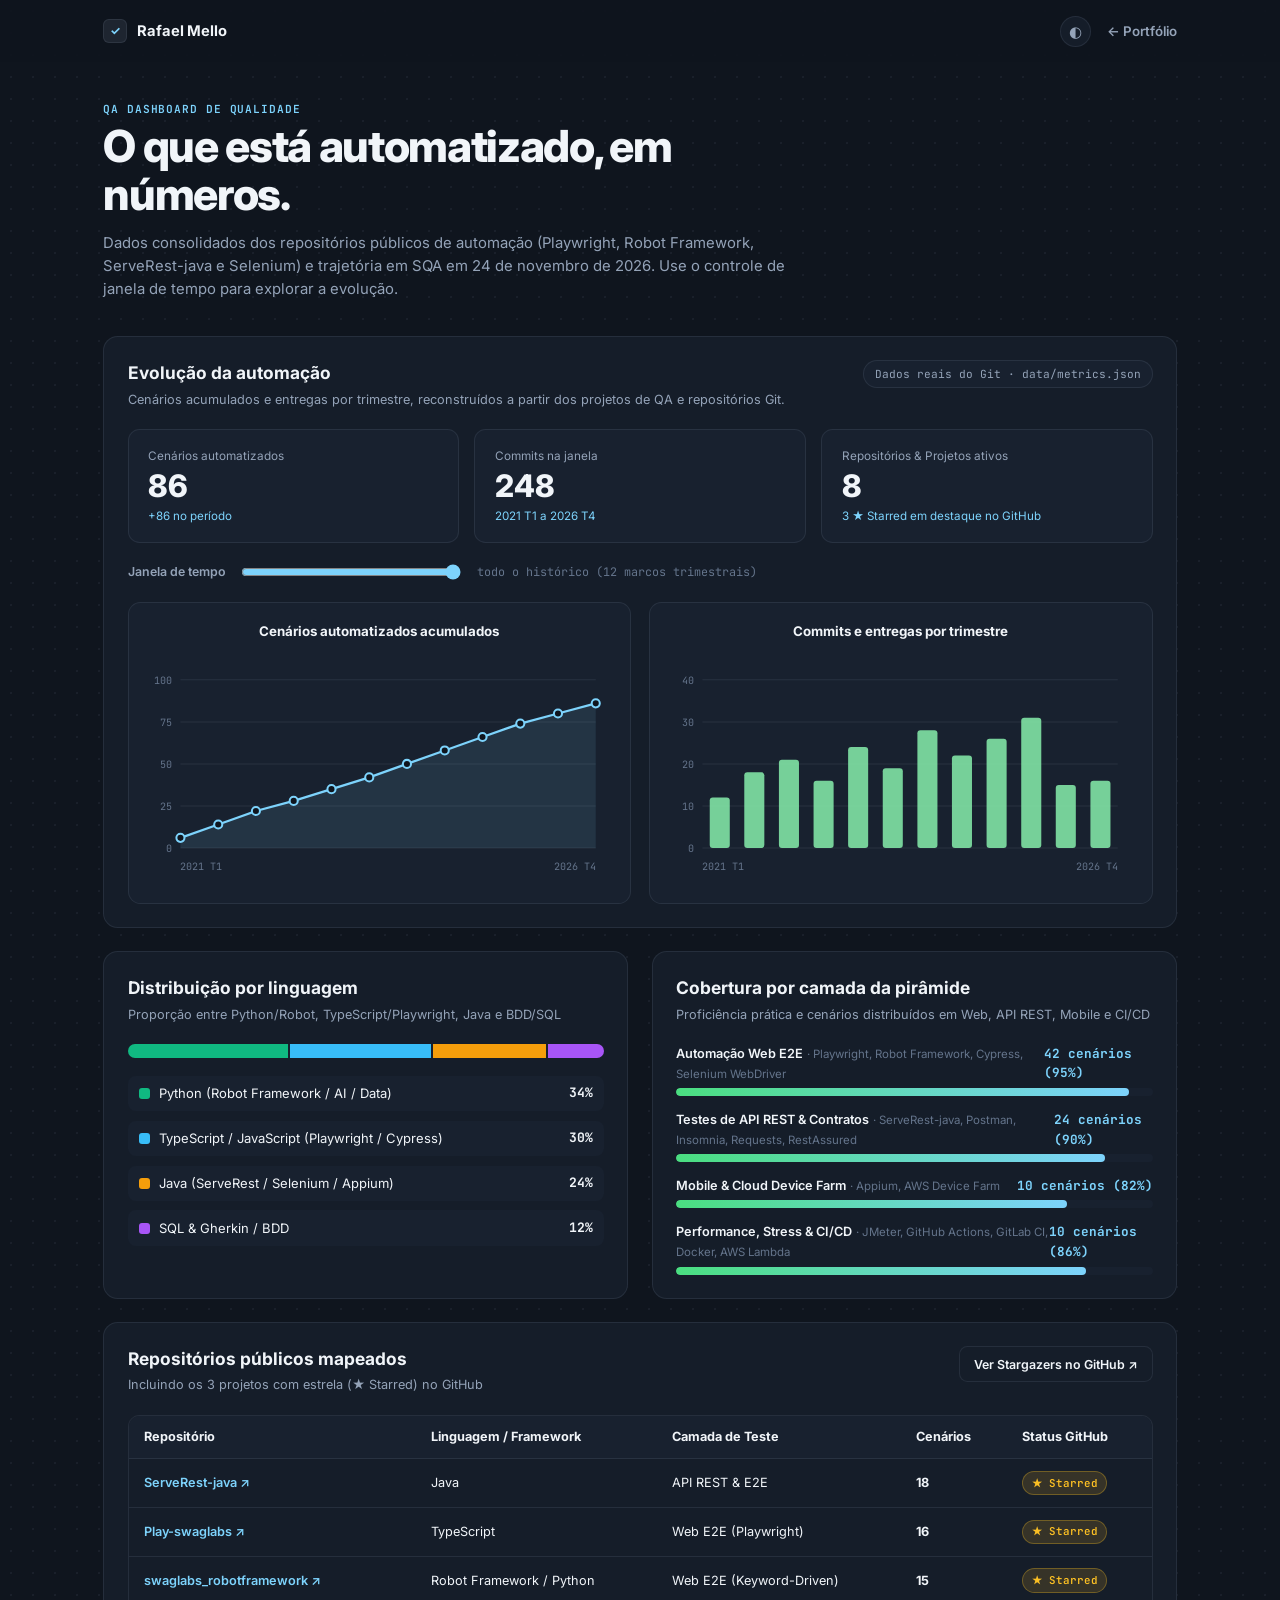
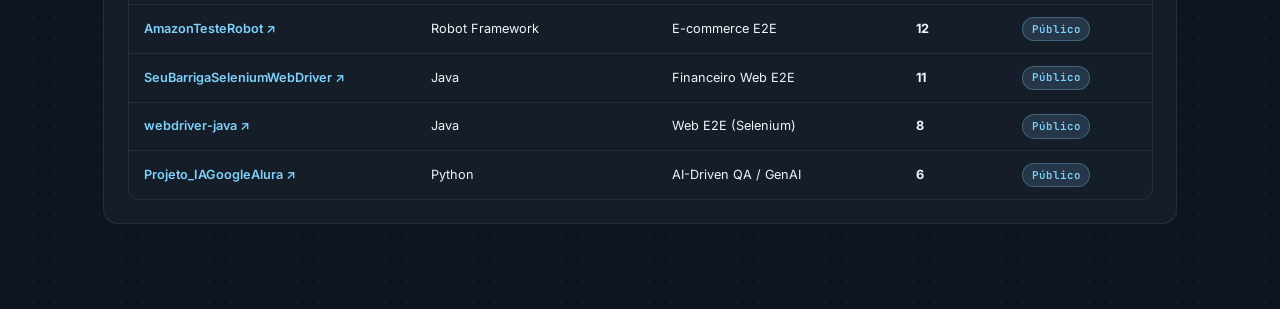
<file: dashboard.html>
<!DOCTYPE html>
<html lang="pt-BR" data-theme="dark">
<head>
  <meta charset="UTF-8" />
  <meta name="viewport" content="width=device-width, initial-scale=1.0" />
  <title>QA Dashboard de Qualidade | Rafael Mello · QA Automation Engineer</title>
  <meta name="description" content="QA Dashboard de Qualidade e Automação de Rafael Mello — Evolução de cenários automatizados, commits, cobertura Web/API/Mobile e repositórios públicos." />

  <link rel="preconnect" href="https://fonts.googleapis.com" />
  <link rel="preconnect" href="https://fonts.gstatic.com" crossorigin />
  <link href="https://fonts.googleapis.com/css2?family=Inter:wght@400;500;600;700;800&family=JetBrains+Mono:wght@400;500;600;700&display=swap" rel="stylesheet" />

  <link rel="icon" type="image/svg+xml" href="data:image/svg+xml,%3Csvg xmlns='http://www.w3.org/2000/svg' viewBox='0 0 64 64'%3E%3Crect width='64' height='64' rx='16' fill='%23111827'/%3E%3Cpath d='M18 33l9 9 19-20' stroke='%2334d399' stroke-width='6' fill='none' stroke-linecap='round' stroke-linejoin='round'/%3E%3C/svg%3E" />

  <link rel="stylesheet" href="css/style.css" />
</head>
<body class="dashboard-page">
  <!-- HEADER DO DASHBOARD -->
  <header class="site-header" role="banner">
    <div class="container header-inner">
      <a href="index.html#topo" class="brand" aria-label="Rafael Mello - Voltar ao portfólio">
        <span class="brand-check" aria-hidden="true">✓</span>
        <span class="brand-name">Rafael Mello</span>
      </a>

      <div class="dashboard-header-right">
        <button type="button" class="theme-toggle" id="themeToggle" aria-label="Alternar tema" title="Alternar tema">
          <span class="theme-circle" aria-hidden="true">◐</span>
        </button>
        <a href="index.html#topo" class="back-portfolio-link">← Portfólio</a>
      </div>
    </div>
  </header>

  <main class="dashboard-main">
    <div class="container">
      <!-- HERO DO DASHBOARD -->
      <header class="dash-hero">
        <span class="slide-eyebrow">QA DASHBOARD DE QUALIDADE</span>
        <h1 class="dash-title">O que está automatizado, em números.</h1>
        <p class="dash-subtitle">
          Dados consolidados dos repositórios públicos de automação (Playwright, Robot Framework, ServeRest-java e Selenium) e trajetória em SQA em <span id="dashUpdatedAt">24 de novembro de 2026</span>. Use o controle de janela de tempo para explorar a evolução.
        </p>
      </header>

      <!-- PAINEL PRINCIPAL: EVOLUÇÃO DA AUTOMAÇÃO -->
      <section class="dash-panel" aria-labelledby="evolucao-title">
        <div class="dash-panel-header">
          <div>
            <h2 id="evolucao-title" class="dash-panel-title">Evolução da automação</h2>
            <p class="dash-panel-sub">Cenários acumulados e entregas por trimestre, reconstruídos a partir dos projetos de QA e repositórios Git.</p>
          </div>
          <span class="dash-pill-badge">Dados reais do Git · data/metrics.json</span>
        </div>

        <!-- 3 KPIs Superiores -->
        <div class="dash-kpi-row">
          <article class="dash-kpi-box">
            <span class="dash-kpi-label">Cenários automatizados</span>
            <strong class="dash-kpi-val" id="kpiScenarios">86</strong>
            <span class="dash-kpi-foot" id="kpiScenariosDelta">+86 no período selecionado</span>
          </article>

          <article class="dash-kpi-box">
            <span class="dash-kpi-label">Commits na janela</span>
            <strong class="dash-kpi-val" id="kpiCommits">248</strong>
            <span class="dash-kpi-foot" id="kpiWindowRange">2021 T1 a 2026 T4</span>
          </article>

          <article class="dash-kpi-box">
            <span class="dash-kpi-label">Repositórios &amp; Projetos ativos</span>
            <strong class="dash-kpi-val" id="kpiRepos">8</strong>
            <span class="dash-kpi-foot">3 ★ Starred em destaque no GitHub</span>
          </article>
        </div>

        <!-- Slider de Janela de Tempo -->
        <div class="dash-slider-bar">
          <label for="quarterRangeSlider" class="slider-label">Janela de tempo</label>
          <input
            type="range"
            id="quarterRangeSlider"
            min="3"
            max="12"
            value="12"
            class="dash-range-input"
            aria-label="Filtrar quantidade de trimestres exibidos nos gráficos"
          />
          <span class="slider-status" id="sliderStatusText">todo o histórico (12 marcos trimestrais)</span>
        </div>

        <!-- 2 Gráficos SVG Lado a Lado -->
        <div class="dash-charts-two-cols">
          <!-- Gráfico 1: Linha (Cenários automatizados acumulados) -->
          <article class="svg-chart-card">
            <h3 class="svg-chart-title">Cenários automatizados acumulados</h3>
            <div class="svg-chart-wrap" id="lineChartContainer" role="img" aria-label="Gráfico de linha de cenários automatizados acumulados"></div>
          </article>

          <!-- Gráfico 2: Barras (Commits por trimestre) -->
          <article class="svg-chart-card">
            <h3 class="svg-chart-title">Commits e entregas por trimestre</h3>
            <div class="svg-chart-wrap" id="barChartContainer" role="img" aria-label="Gráfico de barras de commits por trimestre"></div>
          </article>
        </div>
      </section>

      <!-- SEGUNDA LINHA: DISTRIBUIÇÃO DE LINGUAGENS & COBERTURA POR CAMADA -->
      <section class="dash-secondary-grid" aria-label="Distribuição de stack e cobertura por camada">
        <article class="dash-panel">
          <div class="dash-panel-header">
            <div>
              <h2 class="dash-panel-title">Distribuição por linguagem</h2>
              <p class="dash-panel-sub">Proporção entre Python/Robot, TypeScript/Playwright, Java e BDD/SQL</p>
            </div>
          </div>

          <div class="lang-stacked-bar" id="dashLangBar"></div>
          <ul class="lang-legend-list" id="dashLangLegend"></ul>
        </article>

        <article class="dash-panel">
          <div class="dash-panel-header">
            <div>
              <h2 class="dash-panel-title">Cobertura por camada da pirâmide</h2>
              <p class="dash-panel-sub">Proficiência prática e cenários distribuídos em Web, API REST, Mobile e CI/CD</p>
            </div>
          </div>

          <div class="layer-bars-list" id="dashLayerBars"></div>
        </article>
      </section>

      <!-- TERCEIRA LINHA: TABELA DE REPOSITÓRIOS AUDITADOS -->
      <section class="dash-panel" aria-labelledby="repos-audit-title">
        <div class="dash-panel-header">
          <div>
            <h2 id="repos-audit-title" class="dash-panel-title">Repositórios públicos mapeados</h2>
            <p class="dash-panel-sub">Incluindo os 3 projetos com estrela (★ Starred) no GitHub</p>
          </div>
          <a href="https://github.com/RafaelJrS?tab=repositories&q=&type=&language=&sort=stargazers" target="_blank" rel="noopener noreferrer" class="btn-dark-pill btn-sm">
            Ver Stargazers no GitHub ↗
          </a>
        </div>

        <div class="table-responsive">
          <table class="qa-table" aria-label="Repositórios de automação de Rafael Mello">
            <thead>
              <tr>
                <th>Repositório</th>
                <th>Linguagem / Framework</th>
                <th>Camada de Teste</th>
                <th>Cenários</th>
                <th>Status GitHub</th>
              </tr>
            </thead>
            <tbody id="dashReposTableBody"></tbody>
          </table>
        </div>
      </section>
    </div>
  </main>

  <script src="js/main.js" defer></script>
</body>
</html>
</file>
<file: css/style.css>
/* ==========================================================================
   Rafael Mello — QA Automation & SDET Portfolio
   Slide-Paginated UX (#topo, #experiencia, #projetos, #como-testo, #contato)
   + Dedicated QA Dashboard (dashboard.html)
   ========================================================================== */

:root,
[data-theme="dark"] {
  --bg-page: #0f151e;
  --bg-dot: rgba(148, 163, 184, 0.08);
  --bg-card: #151d29;
  --bg-card-alt: #18212f;
  --bg-card-hover: #1d2838;
  --bg-terminal: #0c121a;
  --bg-header: rgba(15, 21, 30, 0.88);

  --text-primary: #f1f5f9;
  --text-secondary: #94a3b8;
  --text-muted: #64748b;

  --accent-green: #4ade80;
  --accent-teal: #5eead4;
  --accent-cyan: #7dd3fc;
  --accent-ai: #c084fc;
  --accent-warn: #fbbf24;
  --accent-danger: #f87171;

  --border-subtle: rgba(148, 163, 184, 0.13);
  --border-active: rgba(125, 211, 252, 0.45);
  --border-glow: rgba(125, 211, 252, 0.22);

  --btn-light-bg: #e2e8f0;
  --btn-light-text: #0f172a;

  --shadow-card: 0 12px 32px -12px rgba(0, 0, 0, 0.6);
  --shadow-glow: 0 0 28px -6px rgba(125, 211, 252, 0.18);
}

[data-theme="light"] {
  --bg-page: #f8fafc;
  --bg-dot: rgba(15, 23, 42, 0.07);
  --bg-card: #ffffff;
  --bg-card-alt: #f1f5f9;
  --bg-card-hover: #e2e8f0;
  --bg-terminal: #0f172a;
  --bg-header: rgba(248, 250, 252, 0.92);

  --text-primary: #0f172a;
  --text-secondary: #475569;
  --text-muted: #64748b;

  --accent-green: #059669;
  --accent-teal: #0d9488;
  --accent-cyan: #0284c7;
  --accent-ai: #7e22ce;
  --accent-warn: #d97706;
  --accent-danger: #dc2626;

  --border-subtle: rgba(15, 23, 42, 0.12);
  --border-active: rgba(2, 132, 199, 0.5);
  --border-glow: rgba(2, 132, 199, 0.15);

  --btn-light-bg: #0f172a;
  --btn-light-text: #f8fafc;

  --shadow-card: 0 10px 25px -10px rgba(15, 23, 42, 0.1);
  --shadow-glow: 0 0 24px -6px rgba(2, 132, 199, 0.16);
}

/* Base Reset */
*,
*::before,
*::after {
  box-sizing: border-box;
  margin: 0;
  padding: 0;
}

html {
  font-size: 15.5px;
  scroll-behavior: smooth;
}

body {
  font-family: 'Inter', -apple-system, BlinkMacSystemFont, 'Segoe UI', Roboto, sans-serif;
  background-color: var(--bg-page);
  background-image: radial-gradient(var(--bg-dot) 1px, transparent 1px);
  background-size: 22px 22px;
  color: var(--text-primary);
  line-height: 1.55;
  -webkit-font-smoothing: antialiased;
  min-height: 100vh;
  overflow-x: hidden;
}

code,
pre,
.terminal-window,
.slide-eyebrow,
.summary-kicker,
.method-tab-num,
.usage-kicker,
.review-box-kicker,
.review-num,
.tools-kicker,
.catalog-col-title,
.exp-dates,
.page-step-indicator {
  font-family: 'JetBrains Mono', ui-monospace, SFMono-Regular, Menlo, Consolas, monospace;
}

a {
  color: inherit;
  text-decoration: none;
}

ul,
ol {
  list-style: none;
}

:focus-visible {
  outline: 2px solid var(--accent-cyan);
  outline-offset: 3px;
  border-radius: 4px;
}

.skip-link {
  position: absolute;
  top: -100px;
  left: 1rem;
  background: var(--accent-cyan);
  color: #0f172a;
  padding: 0.6rem 1rem;
  border-radius: 6px;
  font-weight: 700;
  z-index: 9999;
}

.skip-link:focus {
  top: 1rem;
}

.container {
  width: 100%;
  max-width: 1120px;
  margin: 0 auto;
  padding: 0 1.5rem;
}

/* ==========================================================================
   HEADER FIXO
   ========================================================================== */
.site-header {
  position: fixed;
  top: 0;
  left: 0;
  right: 0;
  height: 4rem;
  z-index: 1000;
  background: var(--bg-header);
  backdrop-filter: blur(12px);
  -webkit-backdrop-filter: blur(12px);
}

.header-inner {
  height: 100%;
  display: flex;
  align-items: center;
  justify-content: space-between;
}

.brand {
  display: inline-flex;
  align-items: center;
  gap: 0.6rem;
  font-weight: 700;
  font-size: 0.95rem;
}

.brand-check {
  width: 1.55rem;
  height: 1.55rem;
  border-radius: 6px;
  background: rgba(148, 163, 184, 0.12);
  border: 1px solid var(--border-subtle);
  color: var(--accent-cyan);
  font-size: 0.78rem;
  display: inline-flex;
  align-items: center;
  justify-content: center;
}

.nav-links {
  display: flex;
  align-items: center;
  gap: 1.35rem;
}

.nav-link {
  font-size: 0.86rem;
  font-weight: 500;
  color: var(--text-secondary);
  transition: color 0.18s ease;
}

.nav-link:hover,
.nav-link.is-active {
  color: var(--text-primary);
  font-weight: 600;
}

.nav-link-dashboard {
  color: var(--accent-cyan);
}

.nav-link-dashboard:hover {
  color: var(--accent-teal);
}

.theme-toggle {
  width: 2rem;
  height: 2rem;
  border-radius: 50%;
  border: 1px solid var(--border-subtle);
  background: var(--bg-card);
  color: var(--text-secondary);
  cursor: pointer;
  display: inline-flex;
  align-items: center;
  justify-content: center;
  font-size: 0.95rem;
  transition: border-color 0.2s ease, color 0.2s ease;
}

.theme-toggle:hover {
  border-color: var(--accent-cyan);
  color: var(--text-primary);
}

.btn-nav-contact {
  font-size: 0.84rem;
  font-weight: 600;
  padding: 0.42rem 0.95rem;
  border-radius: 0.5rem;
  background: var(--bg-card);
  border: 1px solid var(--border-subtle);
  color: var(--text-primary);
  transition: border-color 0.2s ease, background 0.2s ease;
}

.btn-nav-contact:hover,
.btn-nav-contact.is-active {
  border-color: var(--border-active);
  background: var(--bg-card-hover);
}

.mobile-menu-btn {
  display: none;
  flex-direction: column;
  justify-content: center;
  gap: 4px;
  width: 2.2rem;
  height: 2.2rem;
  padding: 0.4rem;
  border-radius: 6px;
  border: 1px solid var(--border-subtle);
  background: var(--bg-card);
  cursor: pointer;
}

.hamburger-line {
  width: 100%;
  height: 2px;
  background: var(--text-primary);
}

/* ==========================================================================
   SISTEMA DE PAGINAÇÃO POR SLIDES (SENSAÇÃO DE MUDAR DE PÁGINA)
   ========================================================================== */
.slides-viewport {
  padding-top: 4rem;
  min-height: 100vh;
  position: relative;
}

.page-slide {
  display: none;
  min-height: calc(100vh - 4rem);
  padding: 1.75rem 0 1.5rem;
  opacity: 0;
  transform: translateY(10px);
  transition: opacity 0.28s ease, transform 0.28s ease;
}

.page-slide.is-active {
  display: flex;
  flex-direction: column;
  justify-content: space-between;
  opacity: 1;
  transform: translateY(0);
}

.slide-inner {
  flex: 1;
  display: flex;
  flex-direction: column;
  justify-content: space-between;
  gap: 1.5rem;
}

/* Rodapé de Paginação em cada Slide */
.slide-pagination-footer {
  display: flex;
  align-items: center;
  justify-content: space-between;
  padding-top: 0.85rem;
  margin-top: auto;
  font-size: 0.78rem;
  color: var(--text-muted);
}

.slide-pagination-center {
  justify-content: center;
}

.page-back-link {
  font-family: 'JetBrains Mono', monospace;
  font-size: 0.76rem;
  color: var(--text-secondary);
  transition: color 0.2s ease;
}

.page-back-link:hover {
  color: var(--text-primary);
}

.scroll-cue {
  display: inline-flex;
  align-items: center;
  gap: 0.55rem;
  font-family: 'JetBrains Mono', monospace;
  font-size: 0.76rem;
  color: var(--text-secondary);
  padding: 0.35rem 0.75rem;
  border-radius: 999px;
  transition: color 0.2s ease, transform 0.2s ease;
}

.scroll-cue:hover {
  color: var(--text-primary);
  transform: translateY(2px);
}

.mouse-icon {
  width: 14px;
  height: 22px;
  border: 1.5px solid var(--text-secondary);
  border-radius: 999px;
  display: inline-flex;
  justify-content: center;
  padding-top: 3px;
}

.mouse-wheel {
  width: 2px;
  height: 5px;
  background: var(--accent-cyan);
  border-radius: 2px;
  animation: scrollWheel 1.6s infinite;
}

@keyframes scrollWheel {
  0% { opacity: 1; transform: translateY(0); }
  100% { opacity: 0; transform: translateY(6px); }
}

.page-step-indicator {
  font-size: 0.74rem;
  color: var(--text-muted);
}

/* ==========================================================================
   PÁGINA 1: #topo (HERO + TERMINAL + 4 SUMMARY CARDS)
   ========================================================================== */
.hero-grid {
  display: grid;
  grid-template-columns: 1.08fr 0.92fr;
  gap: 2.5rem;
  align-items: center;
  margin-top: 0.5rem;
}

.status-pill-top {
  display: inline-flex;
  align-items: center;
  gap: 0.55rem;
  padding: 0.32rem 0.85rem;
  border-radius: 999px;
  background: var(--bg-card);
  border: 1px solid var(--border-subtle);
  font-size: 0.76rem;
  margin-bottom: 1.25rem;
}

.status-dot {
  width: 7px;
  height: 7px;
  border-radius: 50%;
  background: var(--accent-cyan);
  box-shadow: 0 0 8px var(--accent-cyan);
}

.status-role {
  font-weight: 700;
  color: var(--accent-cyan);
}

.status-open {
  color: var(--text-secondary);
}

.hero-identity {
  display: flex;
  align-items: center;
  gap: 1.35rem;
  margin-bottom: 1.15rem;
}

.avatar-ring {
  width: 108px;
  height: 108px;
  border-radius: 50%;
  padding: 3px;
  border: 2px solid var(--border-active);
  flex-shrink: 0;
  overflow: hidden;
  background: var(--bg-card);
}

.profile-avatar {
  width: 100%;
  height: 100%;
  border-radius: 50%;
  object-fit: cover;
}

.avatar-fallback {
  display: none;
  width: 100%;
  height: 100%;
  border-radius: 50%;
  align-items: center;
  justify-content: center;
  font-family: 'JetBrains Mono', monospace;
  font-weight: 800;
  font-size: 1.8rem;
  color: var(--accent-cyan);
}

.avatar-ring.has-fallback .profile-avatar { display: none; }
.avatar-ring.has-fallback .avatar-fallback { display: flex; }

.hero-display-name {
  font-size: clamp(2.4rem, 4.3vw, 3.35rem);
  font-weight: 800;
  line-height: 1.03;
  letter-spacing: -0.03em;
  color: var(--text-primary);
}

.hero-lead {
  font-size: 0.96rem;
  color: var(--text-secondary);
  line-height: 1.65;
  margin-bottom: 1.15rem;
  max-width: 58ch;
}

.hero-lead strong {
  color: var(--text-primary);
  font-weight: 600;
}

.hero-pills {
  display: flex;
  flex-wrap: wrap;
  gap: 0.45rem;
  margin-bottom: 1.35rem;
}

.meta-pill {
  font-size: 0.76rem;
  padding: 0.3rem 0.75rem;
  border-radius: 999px;
  background: var(--bg-card);
  border: 1px solid var(--border-subtle);
  color: var(--text-secondary);
}

.meta-pill-ai {
  color: var(--accent-cyan);
  border-color: rgba(125, 211, 252, 0.3);
  background: rgba(125, 211, 252, 0.08);
}

.hero-actions {
  display: flex;
  flex-wrap: wrap;
  gap: 0.6rem;
}

.btn-solid-light {
  display: inline-flex;
  align-items: center;
  justify-content: center;
  gap: 0.4rem;
  padding: 0.62rem 1.2rem;
  border-radius: 0.55rem;
  background: var(--btn-light-bg);
  color: var(--btn-light-text);
  font-weight: 700;
  font-size: 0.86rem;
  border: 1px solid transparent;
  transition: transform 0.15s ease, opacity 0.15s ease;
}

.btn-solid-light:hover {
  transform: translateY(-1px);
  opacity: 0.92;
}

.btn-dark-pill {
  display: inline-flex;
  align-items: center;
  justify-content: center;
  gap: 0.35rem;
  padding: 0.62rem 1.05rem;
  border-radius: 0.55rem;
  background: var(--bg-card);
  border: 1px solid var(--border-subtle);
  color: var(--text-primary);
  font-weight: 600;
  font-size: 0.86rem;
  transition: border-color 0.2s ease, background 0.2s ease;
}

.btn-dark-pill:hover {
  border-color: var(--border-active);
  background: var(--bg-card-hover);
}

.btn-sm {
  padding: 0.48rem 0.9rem;
  font-size: 0.8rem;
}

/* Terminal Interativo */
.hero-right {
  position: relative;
}

.terminal-window {
  background: var(--bg-terminal);
  border: 1px solid rgba(148, 163, 184, 0.18);
  border-radius: 0.85rem;
  box-shadow: var(--shadow-card);
  overflow: hidden;
  color: #e2e8f0;
}

.terminal-topbar {
  display: flex;
  align-items: center;
  justify-content: space-between;
  padding: 0.65rem 1rem;
  border-bottom: 1px solid rgba(148, 163, 184, 0.12);
  background: rgba(15, 23, 42, 0.65);
}

.win-dots {
  display: flex;
  gap: 6px;
}

.win-dots span {
  width: 9px;
  height: 9px;
  border-radius: 50%;
  background: rgba(148, 163, 184, 0.32);
}

.win-filename {
  font-size: 0.75rem;
  color: #94a3b8;
}

.win-run-btn {
  background: rgba(148, 163, 184, 0.1);
  border: 1px solid rgba(148, 163, 184, 0.22);
  color: #cbd5e1;
  font-family: 'JetBrains Mono', monospace;
  font-size: 0.72rem;
  padding: 0.22rem 0.6rem;
  border-radius: 0.4rem;
  cursor: pointer;
  display: inline-flex;
  align-items: center;
  gap: 0.3rem;
  transition: border-color 0.2s ease, color 0.2s ease;
}

.win-run-btn:hover:not(:disabled) {
  border-color: var(--accent-cyan);
  color: #ffffff;
}

.win-run-btn.is-running .run-spin {
  display: inline-block;
  animation: spin 0.8s linear infinite;
}

@keyframes spin {
  to { transform: rotate(360deg); }
}

.terminal-content {
  padding: 1.15rem 1.25rem;
  font-size: 0.78rem;
  line-height: 1.65;
}

.term-cmd {
  color: #cbd5e1;
  margin-bottom: 0.35rem;
}

.term-dots-progress {
  color: #4ade80;
  letter-spacing: 0.15em;
  font-weight: 700;
  margin-bottom: 0.35rem;
}

.term-suite-title {
  color: #f8fafc;
  font-weight: 700;
  margin-bottom: 0.45rem;
}

.term-list {
  display: flex;
  flex-direction: column;
  gap: 0.32rem;
  margin-bottom: 0.9rem;
}

.term-item {
  display: flex;
  align-items: baseline;
  gap: 0.45rem;
  opacity: 0;
  transform: translateY(3px);
  transition: opacity 0.2s ease, transform 0.2s ease;
}

.term-item.is-visible {
  opacity: 1;
  transform: translateY(0);
}

.term-pass {
  color: #4ade80;
  font-weight: 700;
}

.term-text {
  color: #cbd5e1;
}

.term-ms {
  color: #64748b;
  font-size: 0.72rem;
}

.term-ai-badge {
  font-size: 0.64rem;
  padding: 0.05rem 0.35rem;
  border-radius: 4px;
  background: rgba(74, 222, 128, 0.15);
  color: #4ade80;
  border: 1px solid rgba(74, 222, 128, 0.3);
}

.term-progress-bar {
  height: 3px;
  background: rgba(148, 163, 184, 0.15);
  border-radius: 999px;
  overflow: hidden;
  margin-bottom: 0.75rem;
}

.term-progress-fill {
  height: 100%;
  width: 100%;
  background: linear-gradient(90deg, #4ade80, #38bdf8);
  transition: width 0.25s ease;
}

.term-summary-main {
  color: #93c5fd;
  font-weight: 600;
}

.term-summary-sub {
  color: #64748b;
  font-size: 0.72rem;
}

/* 4 Cards de Resumo Inferiores */
.summary-cards-grid {
  display: grid;
  grid-template-columns: repeat(4, 1fr);
  gap: 0.95rem;
}

.summary-card {
  background: var(--bg-card);
  border: 1px solid var(--border-subtle);
  border-radius: 0.75rem;
  padding: 1.05rem 1.15rem;
  display: flex;
  flex-direction: column;
  gap: 0.2rem;
  transition: border-color 0.2s ease, transform 0.2s ease, background 0.2s ease;
}

.summary-card:hover {
  border-color: var(--border-active);
  background: var(--bg-card-hover);
  transform: translateY(-2px);
}

.summary-kicker {
  font-size: 0.68rem;
  color: var(--text-muted);
  letter-spacing: 0.06em;
}

.summary-number {
  font-size: 1.55rem;
  font-weight: 800;
  color: var(--text-primary);
  line-height: 1.2;
  margin-top: 0.1rem;
}

.summary-title-row {
  display: flex;
  align-items: center;
  justify-content: space-between;
  font-size: 0.84rem;
  color: var(--text-primary);
}

.summary-arrow {
  color: var(--text-muted);
  font-size: 0.82rem;
}

.summary-sub {
  font-size: 0.75rem;
  color: var(--text-secondary);
}

/* ==========================================================================
   CABEÇALHO DE SEÇÕES INTERNAS (#experiencia, #projetos, #como-testo)
   ========================================================================== */
.slide-top-bar {
  display: flex;
  align-items: flex-start;
  justify-content: space-between;
  gap: 1.5rem;
  flex-wrap: wrap;
}

.slide-eyebrow {
  display: block;
  font-size: 0.72rem;
  font-weight: 600;
  color: var(--accent-cyan);
  letter-spacing: 0.08em;
  text-transform: uppercase;
  margin-bottom: 0.35rem;
}

.slide-heading {
  font-size: clamp(1.65rem, 2.7vw, 2.2rem);
  font-weight: 800;
  letter-spacing: -0.025em;
  line-height: 1.15;
  max-width: 24ch;
}

.slide-heading-sm {
  font-size: clamp(1.35rem, 2.1vw, 1.65rem);
  font-weight: 800;
  letter-spacing: -0.02em;
  margin-bottom: 1rem;
}

.top-stat-boxes {
  display: flex;
  gap: 0.75rem;
  flex-wrap: wrap;
}

.mini-stat-box {
  background: var(--bg-card);
  border: 1px solid var(--border-subtle);
  border-radius: 0.65rem;
  padding: 0.75rem 1rem;
  min-width: 145px;
  display: flex;
  flex-direction: column;
}

.mini-stat-num {
  font-size: 1.25rem;
  font-weight: 800;
  color: var(--accent-cyan);
}

.mini-stat-desc {
  font-size: 0.73rem;
  color: var(--text-secondary);
}

/* ==========================================================================
   PÁGINA 2: #experiencia
   ========================================================================== */
.exp-two-cols {
  display: grid;
  grid-template-columns: 1.22fr 0.78fr;
  gap: 2.25rem;
  align-items: start;
}

.exp-timeline {
  position: relative;
  padding-left: 1.35rem;
  border-left: 1px solid var(--border-subtle);
  display: flex;
  flex-direction: column;
  gap: 1.35rem;
}

.exp-node {
  position: relative;
}

.exp-node-header {
  display: flex;
  align-items: center;
  justify-content: space-between;
  gap: 0.75rem;
  flex-wrap: wrap;
  margin-bottom: 0.25rem;
}

.exp-company-row {
  display: flex;
  align-items: center;
  gap: 0.5rem;
}

.exp-dot {
  position: absolute;
  left: calc(-1.35rem - 5px);
  width: 9px;
  height: 9px;
  border-radius: 50%;
  background: var(--bg-page);
  border: 2px solid var(--text-muted);
}

.exp-dot.is-active {
  background: var(--accent-cyan);
  border-color: var(--accent-cyan);
  box-shadow: 0 0 8px var(--accent-cyan);
}

.exp-company {
  font-size: 0.8rem;
  font-weight: 600;
  color: var(--text-secondary);
}

.exp-badge-current {
  font-size: 0.68rem;
  font-weight: 700;
  padding: 0.1rem 0.45rem;
  border-radius: 999px;
  background: rgba(125, 211, 252, 0.14);
  color: var(--accent-cyan);
  border: 1px solid rgba(125, 211, 252, 0.3);
}

.exp-dates {
  font-size: 0.72rem;
  color: var(--text-muted);
}

.exp-role {
  font-size: 1.08rem;
  font-weight: 700;
  color: var(--text-primary);
  margin-bottom: 0.35rem;
}

.exp-p {
  font-size: 0.84rem;
  color: var(--text-secondary);
  margin-bottom: 0.35rem;
}

.exp-p strong {
  color: var(--text-primary);
}

/* Painel Lateral: Ferramentas que uso */
.tools-panel {
  background: var(--bg-card);
  border: 1px solid var(--border-subtle);
  border-radius: 0.85rem;
  padding: 1.25rem 1.35rem;
  display: flex;
  flex-direction: column;
  gap: 0.9rem;
}

.tools-kicker {
  font-size: 0.68rem;
  color: var(--text-muted);
  letter-spacing: 0.08em;
}

.tools-langs {
  font-size: 0.98rem;
  font-weight: 700;
  color: var(--text-primary);
  margin-top: -0.45rem;
}

.tools-group h4 {
  font-size: 0.78rem;
  font-weight: 600;
  color: var(--text-primary);
  margin-bottom: 0.4rem;
}

.tools-pills {
  display: flex;
  flex-wrap: wrap;
  gap: 0.35rem;
}

.tools-pills span {
  font-size: 0.72rem;
  padding: 0.22rem 0.55rem;
  border-radius: 0.38rem;
  background: var(--bg-card-alt);
  border: 1px solid var(--border-subtle);
  color: var(--text-secondary);
}

.tools-pills-ai span {
  color: var(--accent-cyan);
  border-color: rgba(125, 211, 252, 0.28);
  background: rgba(125, 211, 252, 0.08);
}

/* ==========================================================================
   PÁGINA 3: #projetos (3 CARDS STARRED + CATÁLOGO 5 COLUNAS)
   ========================================================================== */
.showcase-grid {
  display: grid;
  grid-template-columns: repeat(3, 1fr);
  gap: 1.1rem;
}

.showcase-card {
  background: var(--bg-card);
  border: 1px solid var(--border-subtle);
  border-radius: 0.85rem;
  padding: 1.25rem;
  display: flex;
  flex-direction: column;
  justify-content: space-between;
  gap: 1rem;
  transition: border-color 0.2s ease, box-shadow 0.2s ease;
}

.showcase-card.is-featured {
  border-color: var(--border-active);
  box-shadow: var(--shadow-glow);
}

.showcase-card:hover {
  border-color: var(--border-active);
}

.showcase-top-badges {
  display: flex;
  align-items: center;
  justify-content: space-between;
  margin-bottom: 0.55rem;
}

.showcase-pill-featured {
  font-size: 0.68rem;
  font-weight: 700;
  padding: 0.18rem 0.55rem;
  border-radius: 999px;
  background: rgba(125, 211, 252, 0.13);
  color: var(--accent-cyan);
  border: 1px solid rgba(125, 211, 252, 0.3);
}

.showcase-lang {
  font-family: 'JetBrains Mono', monospace;
  font-size: 0.72rem;
  color: var(--text-muted);
}

.showcase-title {
  font-size: 1.15rem;
  font-weight: 800;
  color: var(--text-primary);
  margin-bottom: 0.15rem;
}

.showcase-subtitle {
  font-size: 0.8rem;
  color: var(--text-secondary);
  margin-bottom: 0.65rem;
}

.showcase-desc {
  font-size: 0.82rem;
  color: var(--text-secondary);
  margin-bottom: 0.85rem;
}

.showcase-tags {
  display: flex;
  flex-wrap: wrap;
  gap: 0.35rem;
}

.showcase-tags span {
  font-size: 0.7rem;
  padding: 0.18rem 0.5rem;
  border-radius: 0.35rem;
  background: var(--bg-card-alt);
  border: 1px solid var(--border-subtle);
  color: var(--text-secondary);
}

.showcase-actions {
  display: flex;
  gap: 0.5rem;
  flex-wrap: wrap;
}

.catalog-header-row {
  display: flex;
  align-items: center;
  justify-content: space-between;
  margin-bottom: -0.5rem;
}

.catalog-heading {
  font-size: 0.95rem;
  font-weight: 700;
}

.catalog-dash-link {
  font-size: 0.8rem;
  color: var(--text-secondary);
  text-decoration: underline;
  text-underline-offset: 4px;
}

.catalog-dash-link:hover {
  color: var(--accent-cyan);
}

.catalog-five-cols {
  display: grid;
  grid-template-columns: repeat(5, 1fr);
  gap: 0.85rem;
}

.catalog-col {
  background: var(--bg-card);
  border: 1px solid var(--border-subtle);
  border-radius: 0.75rem;
  padding: 0.95rem 1rem;
}

.catalog-col-title {
  display: block;
  font-size: 0.66rem;
  font-weight: 600;
  color: var(--text-muted);
  letter-spacing: 0.05em;
  margin-bottom: 0.65rem;
}

.catalog-links {
  display: flex;
  flex-direction: column;
  gap: 0.48rem;
}

.catalog-links a {
  font-size: 0.8rem;
  font-weight: 600;
  color: var(--text-primary);
  transition: color 0.15s ease;
}

.catalog-links a:hover {
  color: var(--accent-cyan);
}

/* ==========================================================================
   PÁGINA 4: #como-testo (CARDS DE ABAS NUMÉRICAS)
   ========================================================================== */
.method-tabs-grid {
  display: grid;
  grid-template-columns: repeat(5, 1fr);
  gap: 0.75rem;
}

.method-tab-card {
  background: var(--bg-card);
  border: 1px solid var(--border-subtle);
  border-radius: 0.7rem;
  padding: 0.85rem 1rem;
  text-align: left;
  cursor: pointer;
  display: flex;
  flex-direction: column;
  gap: 0.25rem;
  color: var(--text-secondary);
  transition: border-color 0.2s ease, background 0.2s ease;
}

.method-tab-card:hover {
  background: var(--bg-card-hover);
  color: var(--text-primary);
}

.method-tab-card.is-active {
  border-color: var(--border-active);
  background: var(--bg-card-alt);
  color: var(--text-primary);
  box-shadow: var(--shadow-glow);
}

.method-tab-num {
  font-size: 0.7rem;
  color: var(--accent-cyan);
}

.method-tab-title {
  font-size: 0.88rem;
  font-weight: 700;
}

.method-panel[hidden] {
  display: none;
}

.ai-usage-grid {
  display: grid;
  grid-template-columns: 1.15fr 1.15fr 0.85fr;
  gap: 1rem;
  margin-bottom: 1rem;
}

.ai-usage-card {
  background: var(--bg-card);
  border: 1px solid var(--border-subtle);
  border-radius: 0.8rem;
  padding: 1.15rem 1.25rem;
  display: flex;
  flex-direction: column;
  gap: 0.55rem;
}

.usage-kicker {
  font-size: 0.68rem;
  color: var(--text-muted);
  letter-spacing: 0.06em;
}

.ai-usage-card h3 {
  font-size: 1rem;
  font-weight: 700;
  color: var(--text-primary);
}

.ai-usage-card p {
  font-size: 0.82rem;
  color: var(--text-secondary);
}

.usage-bullets {
  display: flex;
  flex-direction: column;
  gap: 0.4rem;
  font-size: 0.78rem;
  color: var(--text-secondary);
  margin-top: 0.2rem;
}

.usage-bullets code {
  color: var(--accent-cyan);
}

.usage-link {
  margin-top: auto;
  font-size: 0.82rem;
  font-weight: 700;
  color: var(--text-primary);
}

.usage-link:hover {
  color: var(--accent-cyan);
}

.review-pillars-box {
  background: var(--bg-card);
  border: 1px solid var(--border-subtle);
  border-radius: 0.8rem;
  padding: 1.1rem 1.25rem;
}

.review-box-kicker {
  display: block;
  font-size: 0.68rem;
  color: var(--text-muted);
  letter-spacing: 0.06em;
  margin-bottom: 0.75rem;
}

.review-pillars-row {
  display: grid;
  grid-template-columns: repeat(3, 1fr);
  gap: 1.25rem;
}

.review-pillar {
  display: flex;
  flex-direction: column;
  gap: 0.2rem;
}

.review-num {
  font-size: 0.7rem;
  color: var(--accent-cyan);
}

.review-pillar strong {
  font-size: 0.86rem;
  color: var(--text-primary);
}

.review-pillar p {
  font-size: 0.78rem;
  color: var(--text-secondary);
}

/* Code comparison, Architecture, Bug Report, BDD & Tables */
.code-comparison-grid,
.bdd-split-grid {
  display: grid;
  grid-template-columns: 1fr 1fr;
  gap: 1rem;
  margin-bottom: 1rem;
}

.code-box {
  background: var(--bg-terminal);
  border: 1px solid var(--border-subtle);
  border-radius: 0.75rem;
  overflow: hidden;
}

.code-box-bad { border-color: rgba(248, 113, 113, 0.35); }
.code-box-good { border-color: rgba(74, 222, 128, 0.35); }

.code-box-header {
  padding: 0.55rem 0.95rem;
  background: rgba(15, 23, 42, 0.8);
  border-bottom: 1px solid rgba(148, 163, 184, 0.14);
}

.code-box pre {
  padding: 0.9rem 1rem;
  font-size: 0.76rem;
  line-height: 1.55;
  color: #e2e8f0;
  overflow-x: auto;
}

.status-pill {
  display: inline-flex;
  align-items: center;
  font-family: 'JetBrains Mono', monospace;
  font-size: 0.7rem;
  font-weight: 600;
  padding: 0.18rem 0.55rem;
  border-radius: 999px;
}

.pill-success { background: rgba(74, 222, 128, 0.14); color: #4ade80; border: 1px solid rgba(74, 222, 128, 0.3); }
.pill-danger { background: rgba(248, 113, 113, 0.14); color: #f87171; border: 1px solid rgba(248, 113, 113, 0.3); }
.pill-warn { background: rgba(251, 191, 36, 0.14); color: #fbbf24; border: 1px solid rgba(251, 191, 36, 0.3); }
.pill-info { background: rgba(125, 211, 252, 0.14); color: #7dd3fc; border: 1px solid rgba(125, 211, 252, 0.3); }

.architecture-flow {
  display: flex;
  align-items: stretch;
  gap: 0.65rem;
  background: var(--bg-card);
  border: 1px solid var(--border-subtle);
  border-radius: 0.75rem;
  padding: 1rem;
}

.arch-step {
  flex: 1;
  background: var(--bg-card-alt);
  border: 1px solid var(--border-subtle);
  border-radius: 0.6rem;
  padding: 0.75rem 0.85rem;
  display: flex;
  flex-direction: column;
  gap: 0.15rem;
}

.arch-step-layer {
  font-family: 'JetBrains Mono', monospace;
  font-size: 0.68rem;
  color: var(--accent-cyan);
}

.arch-step strong { font-size: 0.88rem; }
.arch-step span:last-child { font-size: 0.75rem; color: var(--text-secondary); }
.arch-arrow { display: flex; align-items: center; color: var(--accent-cyan); font-weight: 700; }

.bug-report-card {
  background: var(--bg-card);
  border: 1px solid var(--border-subtle);
  border-radius: 0.8rem;
  padding: 1.15rem 1.25rem;
}

.bug-header {
  display: flex;
  justify-content: space-between;
  align-items: flex-start;
  gap: 1rem;
  flex-wrap: wrap;
  padding-bottom: 0.75rem;
  border-bottom: 1px solid var(--border-subtle);
}

.bug-id { font-family: 'JetBrains Mono', monospace; font-size: 0.72rem; color: var(--accent-cyan); }
.bug-header h3 { font-size: 0.98rem; margin-top: 0.15rem; }
.bug-badges { display: flex; gap: 0.45rem; }

.bug-meta-grid {
  display: grid;
  grid-template-columns: repeat(3, 1fr);
  gap: 0.75rem;
  padding: 0.65rem 0;
  border-bottom: 1px solid var(--border-subtle);
  font-size: 0.78rem;
  color: var(--text-secondary);
}

.bug-body-grid {
  display: grid;
  grid-template-columns: 1fr 1fr;
  gap: 1.25rem;
  padding: 0.85rem 0;
}

.bug-section h4 { font-size: 0.86rem; margin-bottom: 0.45rem; }
.bug-section ol { list-style: decimal; padding-left: 1.15rem; font-size: 0.8rem; color: var(--text-secondary); display: flex; flex-direction: column; gap: 0.3rem; }

.expected-vs-actual { display: flex; flex-direction: column; gap: 0.6rem; }
.eva-box { padding: 0.65rem 0.8rem; border-radius: 0.55rem; font-size: 0.78rem; }
.eva-box h5 { font-size: 0.8rem; margin-bottom: 0.2rem; }
.eva-expected { background: rgba(74, 222, 128, 0.08); border: 1px solid rgba(74, 222, 128, 0.25); }
.eva-expected h5 { color: var(--accent-green); }
.eva-actual { background: rgba(248, 113, 113, 0.08); border: 1px solid rgba(248, 113, 113, 0.25); }
.eva-actual h5 { color: var(--accent-danger); }

.bug-evidence {
  padding-top: 0.65rem;
  border-top: 1px dashed var(--border-subtle);
  font-size: 0.76rem;
  color: var(--text-secondary);
  display: flex;
  flex-wrap: wrap;
  gap: 0.45rem;
}

.bug-evidence code {
  background: var(--bg-card-alt);
  padding: 0.15rem 0.45rem;
  border-radius: 4px;
  border: 1px solid var(--border-subtle);
}

.table-responsive {
  overflow-x: auto;
  border-radius: 0.75rem;
  border: 1px solid var(--border-subtle);
  background: var(--bg-card);
}

.qa-table {
  width: 100%;
  border-collapse: collapse;
  text-align: left;
  font-size: 0.82rem;
}

.qa-table th,
.qa-table td {
  padding: 0.75rem 1rem;
  border-bottom: 1px solid var(--border-subtle);
}

.qa-table th {
  background: var(--bg-card-alt);
  font-weight: 700;
  color: var(--text-primary);
}

.qa-table tbody tr:last-child td { border-bottom: none; }
.tag-code { color: var(--accent-cyan); font-weight: 600; }

/* ==========================================================================
   PÁGINA 5: #contato (VAMOS CONVERSAR + TERMINAL DISPONIBILIDADE.SH)
   ========================================================================== */
.contact-split-grid {
  display: grid;
  grid-template-columns: 1fr 1fr;
  gap: 3rem;
  align-items: center;
  margin: auto 0;
}

.contact-big-title {
  font-size: clamp(2rem, 3.6vw, 2.75rem);
  font-weight: 800;
  line-height: 1.1;
  letter-spacing: -0.025em;
  margin-bottom: 0.85rem;
}

.contact-lead {
  font-size: 0.94rem;
  color: var(--text-secondary);
  margin-bottom: 1.5rem;
  max-width: 50ch;
}

.contact-rows {
  display: flex;
  flex-direction: column;
  gap: 0.65rem;
  max-width: 460px;
}

.contact-row-card {
  display: grid;
  grid-template-columns: 95px 1fr 24px;
  align-items: center;
  padding: 0.85rem 1.1rem;
  border-radius: 0.65rem;
  background: var(--bg-card);
  border: 1px solid var(--border-subtle);
  transition: border-color 0.2s ease, background 0.2s ease, transform 0.15s ease;
}

.contact-row-card.is-highlighted,
.contact-row-card:hover {
  border-color: var(--border-active);
  background: var(--bg-card-hover);
  transform: translateX(3px);
}

.contact-row-label {
  font-family: 'JetBrains Mono', monospace;
  font-size: 0.7rem;
  color: var(--text-muted);
  letter-spacing: 0.06em;
}

.contact-row-val {
  font-size: 0.88rem;
  font-weight: 700;
  color: var(--text-primary);
}

.contact-row-arrow {
  text-align: right;
  color: var(--text-muted);
  font-size: 0.84rem;
}

.env-list {
  display: flex;
  flex-direction: column;
  gap: 0.45rem;
  margin: 0.85rem 0;
}

.env-row {
  display: grid;
  grid-template-columns: 110px 1fr;
  gap: 0.75rem;
  font-size: 0.78rem;
}

.env-row dt {
  color: #64748b;
}

.env-row dd {
  color: #e2e8f0;
  display: flex;
  align-items: center;
  gap: 0.45rem;
}

.env-dot {
  width: 7px;
  height: 7px;
  border-radius: 50%;
  background: #38bdf8;
  box-shadow: 0 0 6px #38bdf8;
}

.cursor-block {
  display: inline-block;
  color: #4ade80;
  animation: blink 1s step-end infinite;
}

@keyframes blink {
  50% { opacity: 0; }
}

/* ==========================================================================
   PÁGINA SEPARADA: DASHBOARD.HTML
   ========================================================================== */
.dashboard-page {
  padding-top: 4.5rem;
  padding-bottom: 4rem;
}

.dashboard-header-right {
  display: flex;
  align-items: center;
  gap: 1rem;
}

.back-portfolio-link {
  font-size: 0.86rem;
  font-weight: 600;
  color: var(--text-secondary);
  transition: color 0.2s ease;
}

.back-portfolio-link:hover {
  color: var(--text-primary);
}

.dash-hero {
  margin: 2rem 0 2.25rem;
  max-width: 720px;
}

.dash-title {
  font-size: clamp(2rem, 3.6vw, 2.85rem);
  font-weight: 800;
  line-height: 1.08;
  letter-spacing: -0.03em;
  margin-bottom: 0.85rem;
}

.dash-subtitle {
  font-size: 0.96rem;
  color: var(--text-secondary);
}

.dash-panel {
  background: var(--bg-card);
  border: 1px solid var(--border-subtle);
  border-radius: 0.95rem;
  padding: 1.5rem;
  margin-bottom: 1.5rem;
}

.dash-panel-header {
  display: flex;
  align-items: flex-start;
  justify-content: space-between;
  gap: 1rem;
  flex-wrap: wrap;
  margin-bottom: 1.25rem;
}

.dash-panel-title {
  font-size: 1.12rem;
  font-weight: 700;
}

.dash-panel-sub {
  font-size: 0.82rem;
  color: var(--text-secondary);
  margin-top: 0.15rem;
}

.dash-pill-badge {
  font-family: 'JetBrains Mono', monospace;
  font-size: 0.72rem;
  padding: 0.28rem 0.7rem;
  border-radius: 999px;
  background: var(--bg-card-alt);
  border: 1px solid var(--border-subtle);
  color: var(--text-secondary);
}

.dash-kpi-row {
  display: grid;
  grid-template-columns: repeat(3, 1fr);
  gap: 1rem;
  margin-bottom: 1.25rem;
}

.dash-kpi-box {
  background: var(--bg-card-alt);
  border: 1px solid var(--border-subtle);
  border-radius: 0.75rem;
  padding: 1.1rem 1.25rem;
  display: flex;
  flex-direction: column;
  gap: 0.2rem;
}

.dash-kpi-label {
  font-size: 0.76rem;
  color: var(--text-secondary);
}

.dash-kpi-val {
  font-size: 2rem;
  font-weight: 800;
  color: var(--text-primary);
  line-height: 1.15;
}

.dash-kpi-foot {
  font-size: 0.75rem;
  color: var(--accent-cyan);
}

/* Slider Janela de Tempo */
.dash-slider-bar {
  display: flex;
  align-items: center;
  gap: 1rem;
  flex-wrap: wrap;
  margin-bottom: 1.35rem;
  font-size: 0.8rem;
}

.slider-label {
  font-weight: 600;
  color: var(--text-secondary);
}

.dash-range-input {
  width: 220px;
  accent-color: var(--accent-cyan);
  cursor: pointer;
}

.slider-status {
  color: var(--text-muted);
  font-family: 'JetBrains Mono', monospace;
  font-size: 0.76rem;
}

/* 2 Gráficos SVG */
.dash-charts-two-cols {
  display: grid;
  grid-template-columns: 1fr 1fr;
  gap: 1.15rem;
}

.svg-chart-card {
  background: var(--bg-card-alt);
  border: 1px solid var(--border-subtle);
  border-radius: 0.8rem;
  padding: 1.15rem;
}

.svg-chart-title {
  font-size: 0.86rem;
  font-weight: 700;
  text-align: center;
  margin-bottom: 0.85rem;
  color: var(--text-primary);
}

.svg-chart-wrap {
  width: 100%;
  height: 230px;
}

.svg-chart-wrap svg {
  width: 100%;
  height: 100%;
  overflow: visible;
}

.dash-secondary-grid {
  display: grid;
  grid-template-columns: 1fr 1fr;
  gap: 1.5rem;
}

.lang-stacked-bar {
  display: flex;
  height: 14px;
  border-radius: 999px;
  overflow: hidden;
  background: var(--bg-card-alt);
  gap: 2px;
  margin-bottom: 1.15rem;
}

.lang-segment {
  height: 100%;
}

.lang-legend-list {
  display: flex;
  flex-direction: column;
  gap: 0.6rem;
}

.lang-legend-item {
  display: flex;
  align-items: center;
  justify-content: space-between;
  font-size: 0.84rem;
  padding: 0.5rem 0.75rem;
  border-radius: 0.5rem;
  background: var(--bg-card-alt);
}

.lang-legend-left {
  display: flex;
  align-items: center;
  gap: 0.55rem;
}

.lang-color-swatch {
  width: 11px;
  height: 11px;
  border-radius: 3px;
}

.lang-percent {
  font-family: 'JetBrains Mono', monospace;
  font-weight: 700;
}

.layer-bars-list {
  display: flex;
  flex-direction: column;
  gap: 0.9rem;
}

.layer-item {
  display: flex;
  flex-direction: column;
  gap: 0.3rem;
}

.layer-top {
  display: flex;
  justify-content: space-between;
  font-size: 0.82rem;
}

.layer-name { font-weight: 600; }
.layer-tools { color: var(--text-muted); font-size: 0.74rem; }
.layer-score { font-family: 'JetBrains Mono', monospace; font-weight: 700; color: var(--accent-cyan); }

.layer-track {
  height: 8px;
  background: var(--bg-card-alt);
  border-radius: 999px;
  overflow: hidden;
}

.layer-fill {
  height: 100%;
  background: linear-gradient(90deg, var(--accent-green), var(--accent-cyan));
  border-radius: 999px;
}

/* ==========================================================================
   RESPONSIVE
   ========================================================================== */
@media (max-width: 1024px) {
  .hero-grid,
  .exp-two-cols,
  .contact-split-grid,
  .dash-charts-two-cols,
  .dash-secondary-grid,
  .ai-usage-grid {
    grid-template-columns: 1fr;
  }

  .summary-cards-grid,
  .showcase-grid,
  .review-pillars-row,
  .dash-kpi-row {
    grid-template-columns: repeat(2, 1fr);
  }

  .catalog-five-cols,
  .method-tabs-grid {
    grid-template-columns: repeat(2, 1fr);
  }
}

@media (max-width: 720px) {
  .mobile-menu-btn {
    display: flex;
  }

  .nav-links {
    position: absolute;
    top: 4rem;
    left: 0;
    right: 0;
    background: var(--bg-card);
    border-bottom: 1px solid var(--border-subtle);
    flex-direction: column;
    align-items: stretch;
    padding: 1rem 1.5rem;
    gap: 0.75rem;
    display: none;
  }

  .nav-links.is-open {
    display: flex;
  }

  .summary-cards-grid,
  .showcase-grid,
  .catalog-five-cols,
  .method-tabs-grid,
  .review-pillars-row,
  .code-comparison-grid,
  .bdd-split-grid,
  .bug-meta-grid,
  .bug-body-grid,
  .dash-kpi-row {
    grid-template-columns: 1fr;
  }

  .architecture-flow {
    flex-direction: column;
  }
}
</file>
